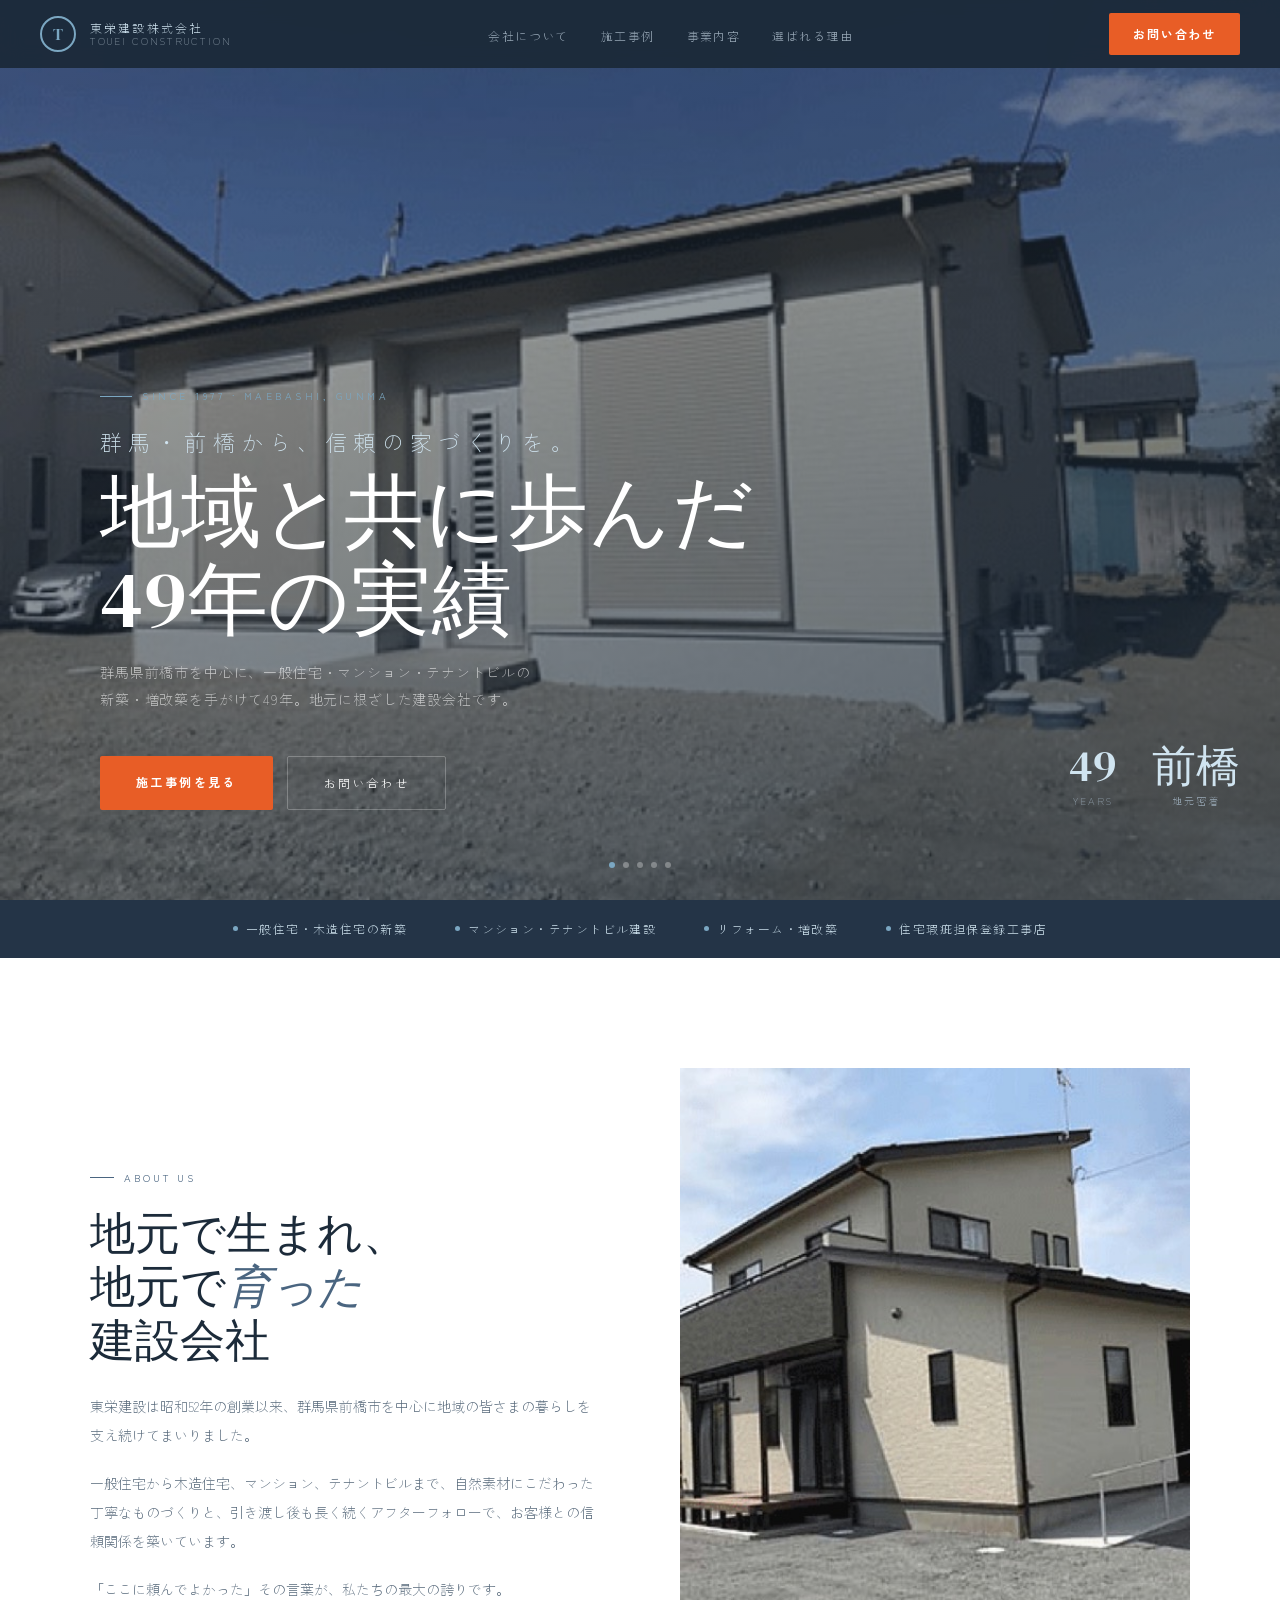
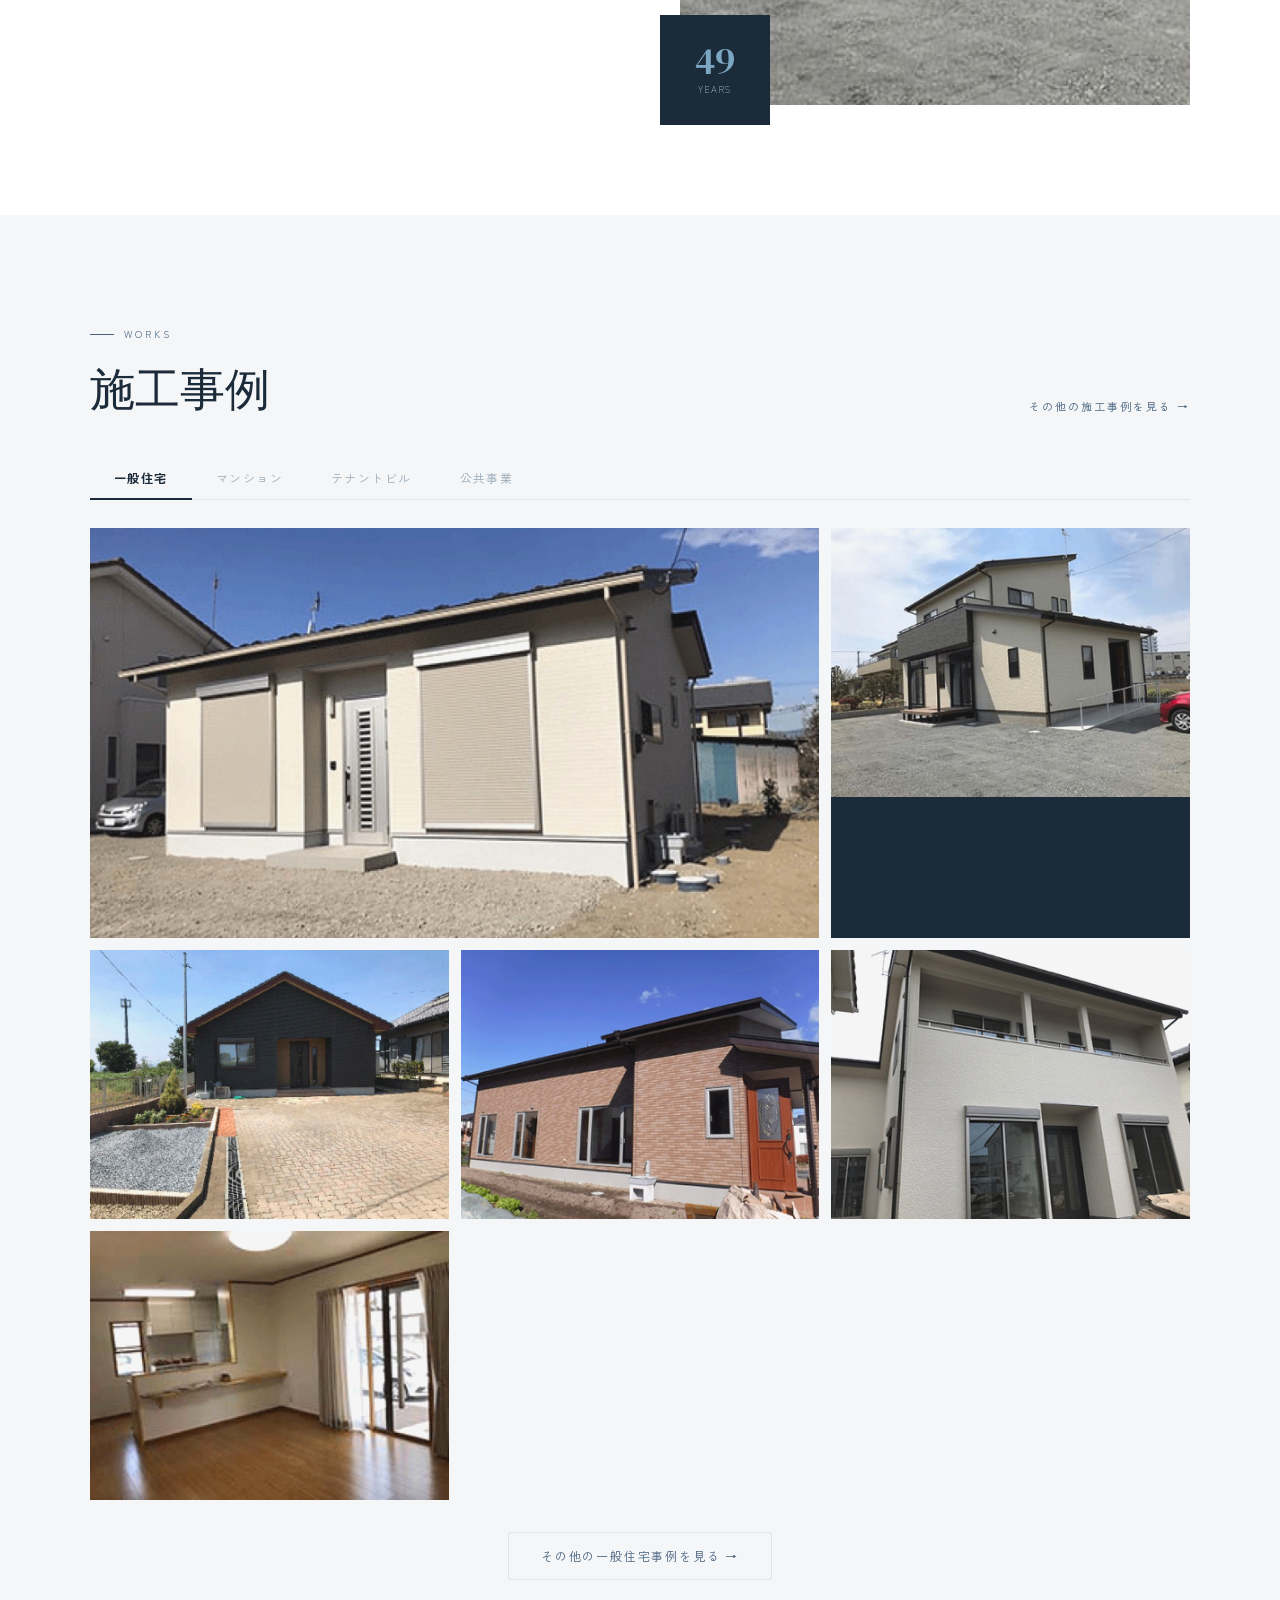
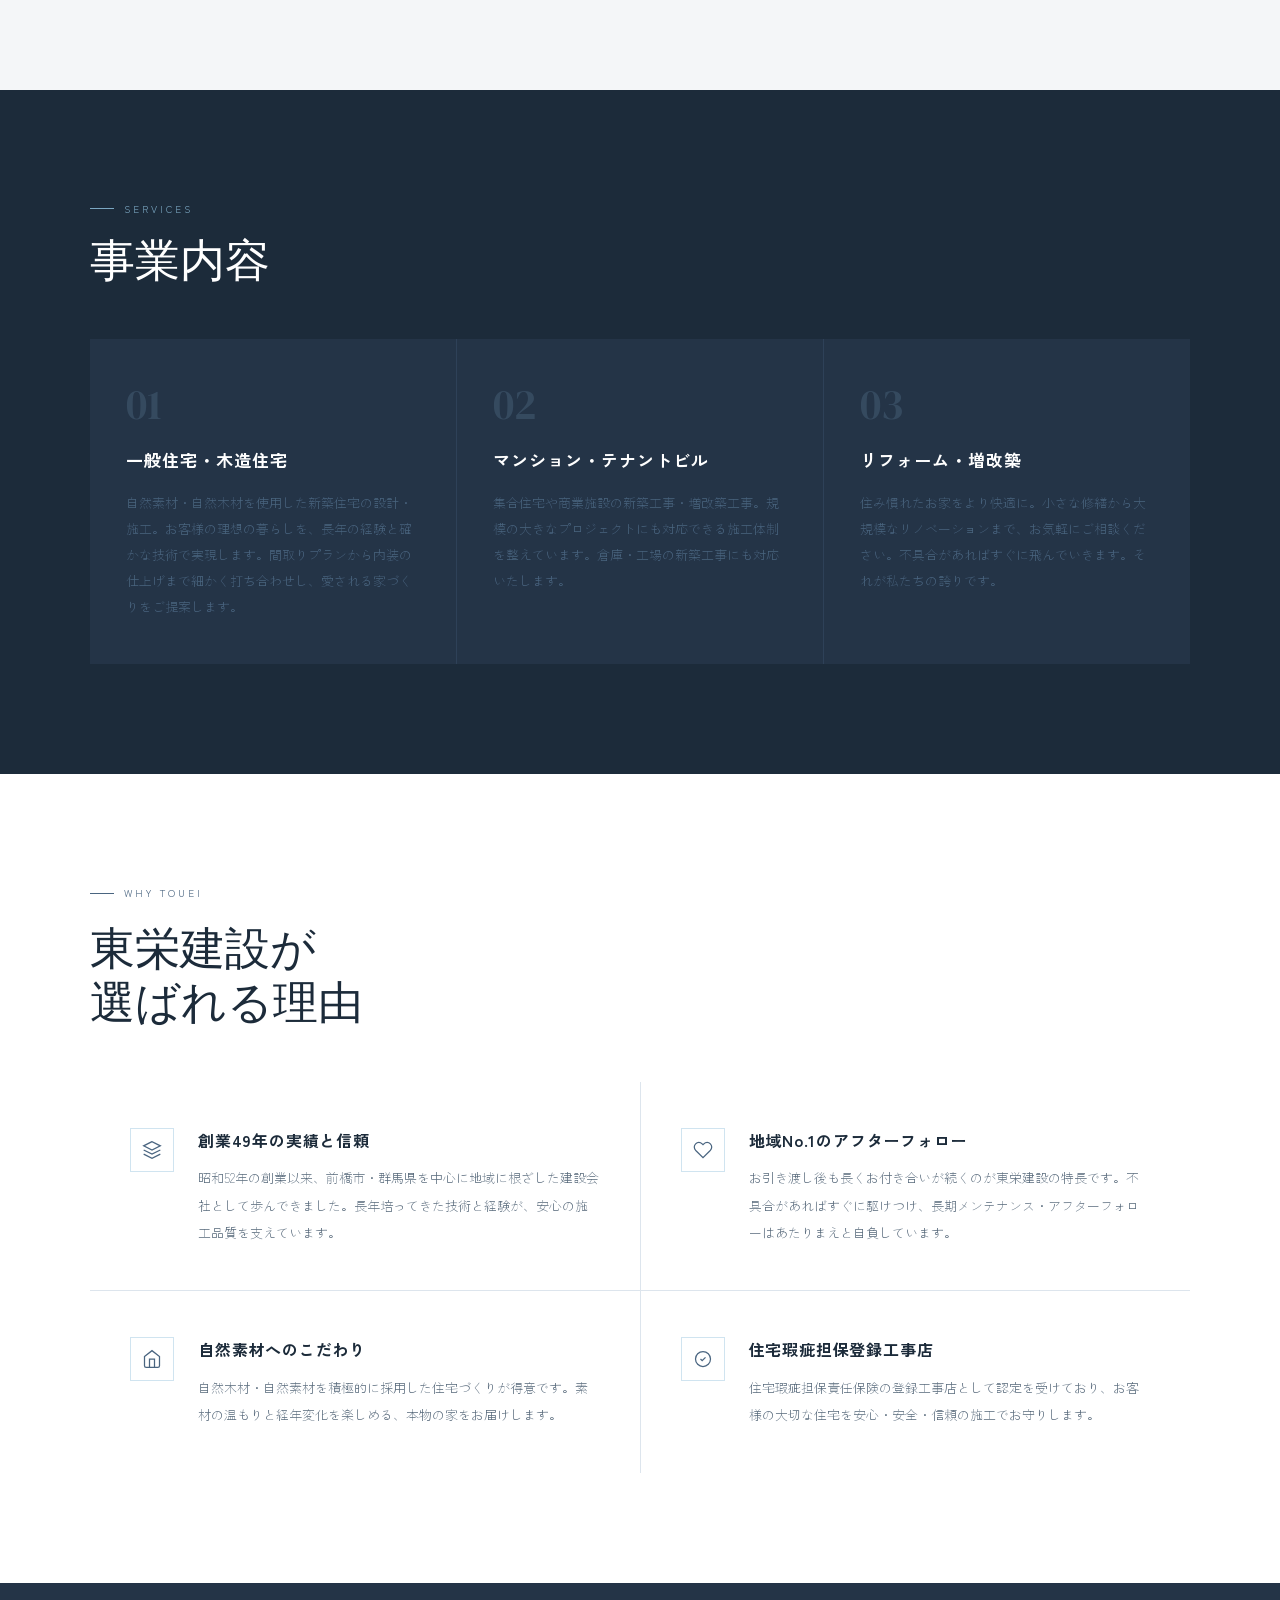
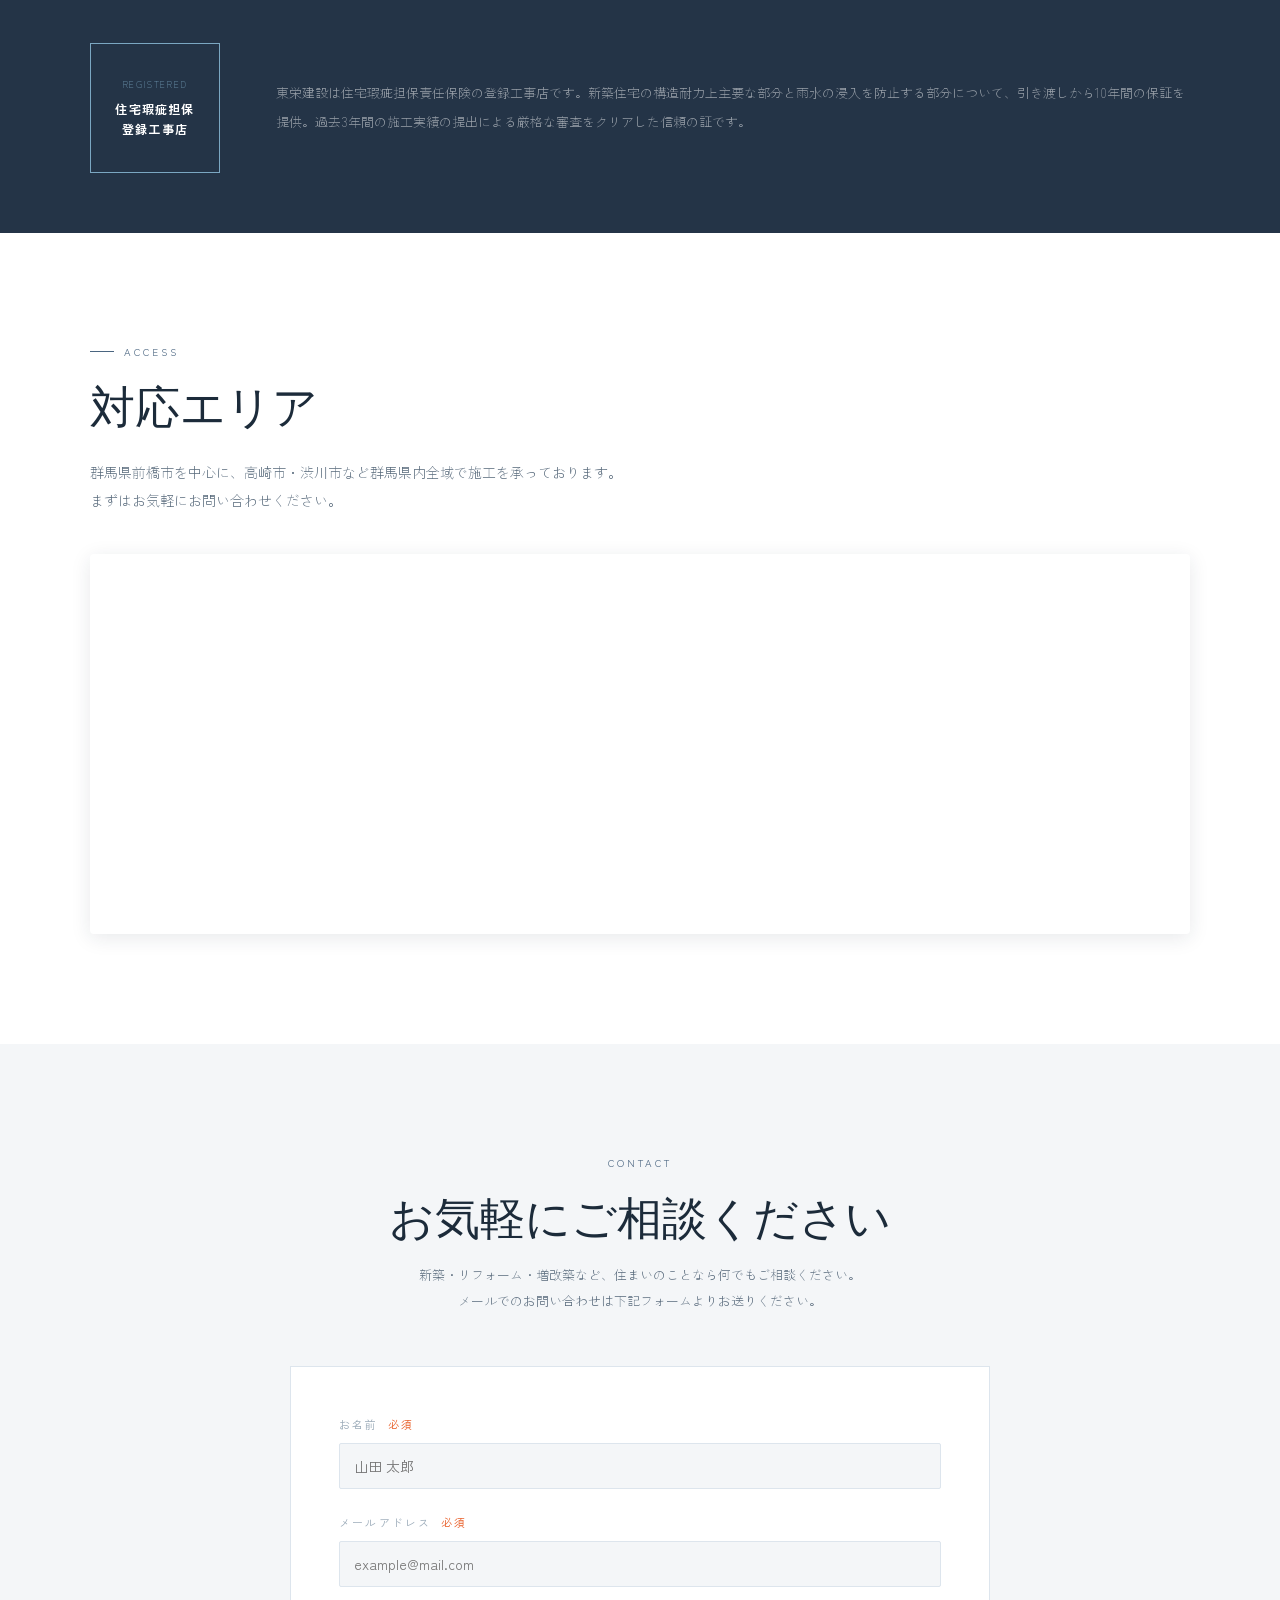
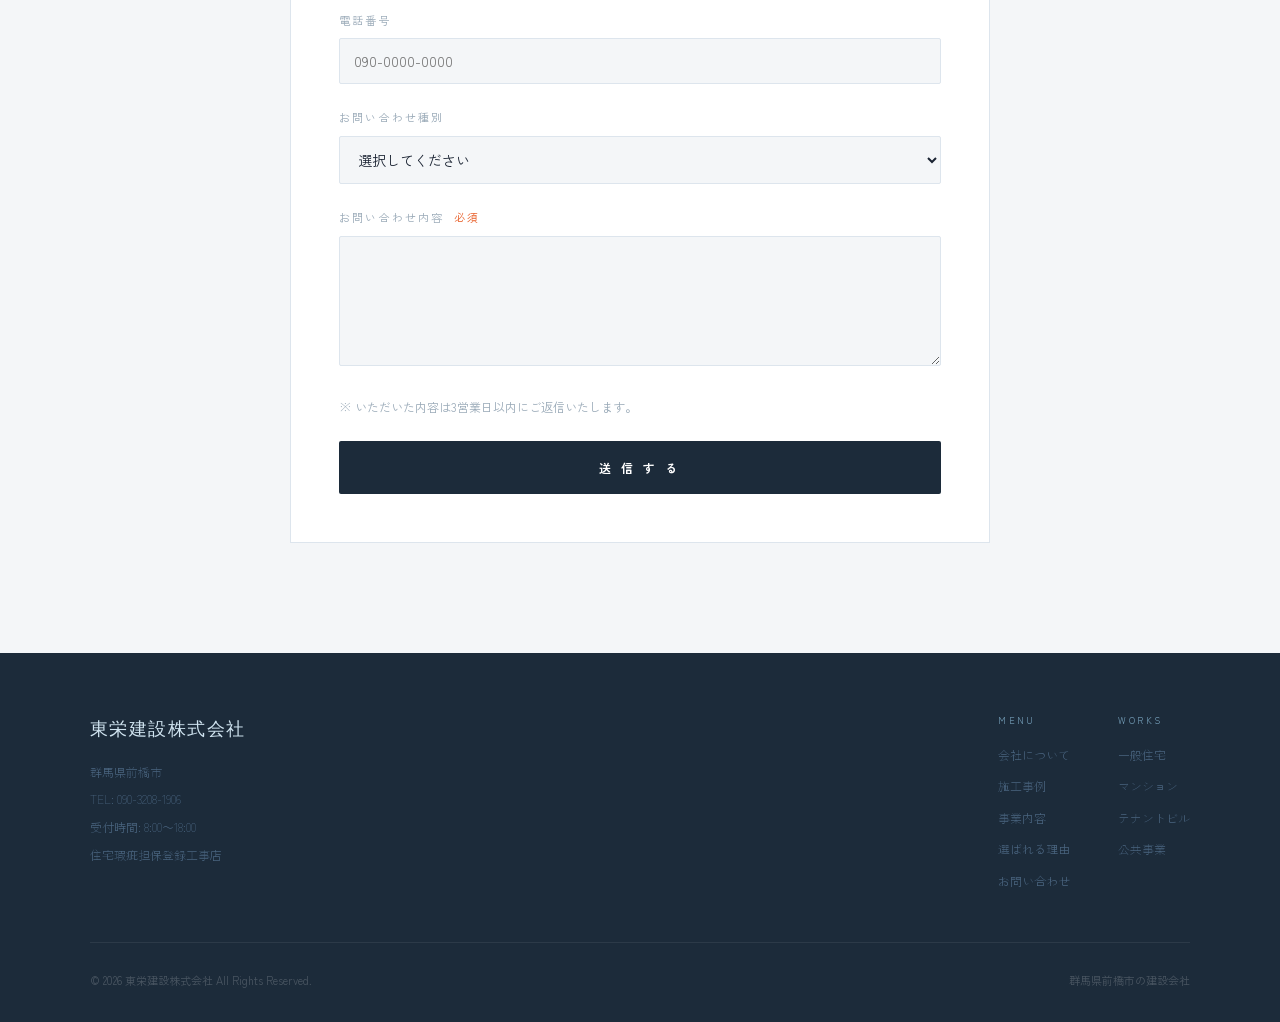
<file: index.html>
<!DOCTYPE html>
<html lang="ja">
<head>
  <meta charset="UTF-8">
  <meta name="viewport" content="width=device-width, initial-scale=1.0">
  <title>東栄建設株式会社 | 群馬県前橋市の建設会社</title>

  <!-- SEO：Google検索結果に表示される説明文 -->
  <meta name="description" content="群馬県前橋市を拠点に創業49年。一般住宅・マンション・テナントビルの新築・増改築・リフォームなら東栄建設株式会社へ。住宅瑕疵担保登録工事店として安心・丁寧な施工をご提供します。">

  <!-- OGP：SNS（LINE・X等）でシェアされたときに表示される情報 -->
  <meta property="og:title"       content="東栄建設株式会社 | 群馬県前橋市の建設会社">
  <meta property="og:description" content="創業49年。群馬県前橋市を拠点に一般住宅・マンション・リフォームを手がける建設会社です。">
  <meta property="og:type"        content="website">
  <meta property="og:url"         content="https://yznok7714-ux.github.io/touei/">
  <meta property="og:image"       content="https://yznok7714-ux.github.io/touei/images/ite-new-1.jpg">
  <meta property="og:locale"      content="ja_JP">

  <!-- Google Fonts（日本語・英語フォント） -->
  <link href="https://fonts.googleapis.com/css2?family=Noto+Sans+JP:wght@300;400;500;700&family=DM+Serif+Display:ital@0;1&family=Zen+Kaku+Gothic+New:wght@300;400;700&display=swap" rel="stylesheet">

  <!-- CSSファイルの読み込み（全ページ共通 → ページ固有の順番で読む） -->
  <link rel="stylesheet" href="css/style.css">
  <link rel="stylesheet" href="css/index.css">
</head>

<body>
<div class="page-wrapper">

  <!-- =============================================
       ナビゲーション（固定ヘッダー）
  ============================================= -->
  <nav>
    <!-- ロゴ -->
    <div class="nav-left">
      <div class="nav-logo-mark">T</div>
      <div class="nav-logo-text">
        <span>東栄建設株式会社</span>
        <span>TOUEI CONSTRUCTION</span>
      </div>
    </div>

    <!-- PCナビリンク -->
    <ul class="nav-links">
      <li><a href="#about">会社について</a></li>
      <li><a href="#works">施工事例</a></li>
      <li><a href="#services">事業内容</a></li>
      <li><a href="#strengths">選ばれる理由</a></li>
    </ul>

    <!-- お問い合わせボタン（PC） -->
    <a href="#contact" class="nav-cta">お問い合わせ</a>

    <!-- ハンバーガーボタン（スマホのみ表示） -->
    <button class="hamburger" onclick="toggleMenu()">
      <span></span>
      <span></span>
      <span></span>
    </button>
  </nav>

  <!-- スマホ用全画面メニュー -->
  <div class="mobile-menu" id="mobileMenu">
    <button class="m-close" onclick="toggleMenu()">✕</button>
    <a href="#about"     onclick="toggleMenu()">会社について</a>
    <a href="#works"     onclick="toggleMenu()">施工事例</a>
    <a href="#services"  onclick="toggleMenu()">事業内容</a>
    <a href="#strengths" onclick="toggleMenu()">選ばれる理由</a>
    <a href="#contact"   onclick="toggleMenu()" class="m-cta">お問い合わせ</a>
  </div>


  <!-- =============================================
       ヒーロー（トップのスライドショー）
  ============================================= -->
  <section class="hero">

    <!-- スライド画像（background-imageで指定） -->
    <div class="hero-slides" id="heroSlides">
      <div class="hero-slide active" style="background-image: url('images/ite-new-1.jpg');"></div>
      <div class="hero-slide"        style="background-image: url('images/T-1.jpg');"></div>
      <div class="hero-slide"        style="background-image: url('images/katsuyama-1.jpg');"></div>
      <div class="hero-slide"        style="background-image: url('images/reiwa2.8-1.jpg');"></div>
      <div class="hero-slide"        style="background-image: url('images/m11-01.jpg');"></div>
    </div>

    <!-- キャッチコピー・ボタン -->
    <div class="hero-content">
      <div class="hero-tag">SINCE 1977 · MAEBASHI, GUNMA</div>
      <h1>
        <em>群馬・前橋から、信頼の家づくりを。</em>
        地域と共に歩んだ<br>49年の実績
      </h1>
      <p class="hero-desc">
        群馬県前橋市を中心に、一般住宅・マンション・テナントビルの<br>
        新築・増改築を手がけて49年。地元に根ざした建設会社です。
      </p>
      <div class="hero-btns">
        <a href="#works"   class="btn-main">施工事例を見る</a>
        <a href="#contact" class="btn-sub">お問い合わせ</a>
      </div>
    </div>

    <!-- 右下の数字 -->
    <div class="hero-nums">
      <div class="hero-num">
        <div class="hero-num-val">49</div>
        <div class="hero-num-label">YEARS</div>
      </div>
      <div class="hero-num">
        <div class="hero-num-val">前橋</div>
        <div class="hero-num-label">地元密着</div>
      </div>
    </div>

    <!-- スライドインジケーター（ドット） -->
    <!-- goSlide(番号) でスライドを切り替える（hero.jsで定義） -->
    <div class="slide-dots" id="slideDots">
      <div class="dot active" onclick="goSlide(0)"></div>
      <div class="dot"        onclick="goSlide(1)"></div>
      <div class="dot"        onclick="goSlide(2)"></div>
      <div class="dot"        onclick="goSlide(3)"></div>
      <div class="dot"        onclick="goSlide(4)"></div>
    </div>

  </section>


  <!-- =============================================
       サービス紹介ストリップ（ヒーロー直下の帯）
  ============================================= -->
  <div class="strip">
    <div class="strip-item"><div class="strip-dot"></div>一般住宅・木造住宅の新築</div>
    <div class="strip-item"><div class="strip-dot"></div>マンション・テナントビル建設</div>
    <div class="strip-item"><div class="strip-dot"></div>リフォーム・増改築</div>
    <div class="strip-item"><div class="strip-dot"></div>住宅瑕疵担保登録工事店</div>
  </div>


  <!-- =============================================
       会社について（About）
  ============================================= -->
  <section class="about" id="about">
    <div class="about-inner">

      <!-- テキスト -->
      <div class="reveal">
        <div class="sec-tag">ABOUT US</div>
        <h2 class="sec-title">地元で生まれ、<br>地元で<em>育った</em><br>建設会社</h2>
        <div class="about-text">
          <p>東栄建設は昭和52年の創業以来、群馬県前橋市を中心に地域の皆さまの暮らしを支え続けてまいりました。</p>
          <p>一般住宅から木造住宅、マンション、テナントビルまで、自然素材にこだわった丁寧なものづくりと、引き渡し後も長く続くアフターフォローで、お客様との信頼関係を築いています。</p>
          <p>「ここに頼んでよかった」その言葉が、私たちの最大の誇りです。</p>
        </div>
      </div>

      <!-- 画像 -->
      <div class="about-visual reveal reveal-delay-2">
        <img src="images/T-1.jpg" alt="東栄建設の施工事例" class="about-img-main">
        <div class="about-badge">
          <div class="about-badge-num">49</div>
          <div class="about-badge-label">YEARS</div>
        </div>
      </div>

    </div>
  </section>


  <!-- =============================================
       施工事例（Works）
  ============================================= -->
  <section class="works" id="works">
    <div class="works-inner">

      <!-- ヘッダー -->
      <div class="works-head reveal">
        <div>
          <div class="sec-tag">WORKS</div>
          <h2 class="sec-title" style="margin-bottom: 0;">施工事例</h2>
        </div>
        <a href="touei_works.html" target="_blank" class="works-more">その他の施工事例を見る →</a>
      </div>

      <!-- タブナビゲーション -->
      <!-- switchTab('タブID', this) でタブを切り替える（works.jsで定義） -->
      <div class="tab-nav reveal">
        <button class="tab-btn active" onclick="switchTab('juutaku', this)">一般住宅</button>
        <button class="tab-btn"        onclick="switchTab('mansion', this)">マンション</button>
        <button class="tab-btn"        onclick="switchTab('tenant', this)">テナントビル</button>
        <button class="tab-btn"        onclick="switchTab('koukyou', this)">公共事業</button>
      </div>

      <!-- 一般住宅 -->
      <div class="tab-panel active" id="tab-juutaku">
        <div class="works-grid">
          <div class="work-card span2 reveal">
            <img src="images/ite-new-1.jpg" alt="一般住宅 前橋市 木造新築" loading="lazy">
            <div class="work-info">
              <div class="work-info-title">一般住宅 / 前橋市</div>
              <div class="work-info-sub">木造新築</div>
            </div>
          </div>
          <div class="work-card reveal reveal-delay-1">
            <img src="images/T-1.jpg" alt="木造住宅 前橋市 自然素材" loading="lazy">
            <div class="work-info">
              <div class="work-info-title">木造住宅 / 前橋市</div>
              <div class="work-info-sub">自然素材の家</div>
            </div>
          </div>
          <div class="work-card reveal reveal-delay-2">
            <img src="images/reiwa2.8-1.jpg" alt="一般住宅 令和2年完成 前橋市" loading="lazy">
            <div class="work-info">
              <div class="work-info-title">一般住宅 / 令和2年完成</div>
              <div class="work-info-sub">前橋市</div>
            </div>
          </div>
          <div class="work-card reveal">
            <img src="images/m11-01.jpg" alt="新築一戸建て 前橋市 木造2階建て" loading="lazy">
            <div class="work-info">
              <div class="work-info-title">新築一戸建て / 前橋市</div>
              <div class="work-info-sub">木造2階建て</div>
            </div>
          </div>
          <div class="work-card reveal reveal-delay-1">
            <img src="images/k.tei-riwa2.2-01.jpg" alt="一般住宅 令和2年2月完成 前橋市" loading="lazy">
            <div class="work-info">
              <div class="work-info-title">一般住宅 / 令和2年完成</div>
              <div class="work-info-sub">前橋市</div>
            </div>
          </div>
          <div class="work-card reveal reveal-delay-2">
            <img src="images/T-4.jpg" alt="木造住宅 前橋市 外観" loading="lazy">
            <div class="work-info">
              <div class="work-info-title">木造住宅 / 前橋市</div>
              <div class="work-info-sub">外観</div>
            </div>
          </div>
        </div>
        <div class="works-btn-center">
          <a href="touei_works.html#juutaku" target="_blank" class="btn-works-all">その他の一般住宅事例を見る →</a>
        </div>
      </div>

      <!-- マンション -->
      <div class="tab-panel" id="tab-mansion">
        <div class="works-grid">
          <div class="work-card span2 reveal">
            <img src="images/man-01.jpg" alt="MAEDAマンション 前橋市 集合住宅新築" loading="lazy">
            <div class="work-info">
              <div class="work-info-title">MAEDAマンション / 前橋市</div>
              <div class="work-info-sub">集合住宅 新築</div>
            </div>
          </div>
          <div class="work-card reveal reveal-delay-1">
            <img src="images/man-02.jpg" alt="マンション ステップ21 新築工事" loading="lazy">
            <div class="work-info">
              <div class="work-info-title">マンション ステップ21</div>
              <div class="work-info-sub">新築工事</div>
            </div>
          </div>
          <div class="work-card reveal reveal-delay-2">
            <img src="images/man-02s1.jpg" alt="マンション ステップ21 外観詳細" loading="lazy">
            <div class="work-info">
              <div class="work-info-title">マンション ステップ21</div>
              <div class="work-info-sub">外観詳細</div>
            </div>
          </div>
        </div>
      </div>

      <!-- テナントビル -->
      <div class="tab-panel" id="tab-tenant">
        <div class="works-grid">
          <div class="work-card span2 reveal">
            <img src="images/tena-01.jpg" alt="TATSUNOビル 群馬県 テナントビル新築" loading="lazy">
            <div class="work-info">
              <div class="work-info-title">TATSUNOビル / 群馬県</div>
              <div class="work-info-sub">テナントビル新築</div>
            </div>
          </div>
          <div class="work-card reveal reveal-delay-1">
            <img src="images/tena-s-01-1.jpg" alt="TATSUNOビル 外観 施工詳細" loading="lazy">
            <div class="work-info">
              <div class="work-info-title">TATSUNOビル / 外観</div>
              <div class="work-info-sub">施工詳細</div>
            </div>
          </div>
          <div class="work-card reveal reveal-delay-2">
            <img src="images/tena-s-01-2.jpg" alt="TATSUNOビル 外観 施工詳細2" loading="lazy">
            <div class="work-info">
              <div class="work-info-title">TATSUNOビル / 外観</div>
              <div class="work-info-sub">施工詳細</div>
            </div>
          </div>
        </div>
      </div>

      <!-- 公共事業 -->
      <div class="tab-panel" id="tab-koukyou">
        <div class="works-grid">
          <div class="work-card span2 reveal">
            <img src="images/katsuyama-1.jpg" alt="勝山小学校 バリアフリートイレ 令和7年完成" loading="lazy">
            <div class="work-info">
              <div class="work-info-title">勝山小学校 バリアフリートイレ</div>
              <div class="work-info-sub">令和7年完成</div>
            </div>
          </div>
          <div class="work-card reveal reveal-delay-1">
            <img src="images/iwagami-1.jpg" alt="岩神小学校 バリアフリートイレ 令和7年完成" loading="lazy">
            <div class="work-info">
              <div class="work-info-title">岩神小学校 バリアフリートイレ</div>
              <div class="work-info-sub">令和7年完成</div>
            </div>
          </div>
          <div class="work-card reveal reveal-delay-2">
            <img src="images/nishizenyata-1.jpg" alt="西善町矢田公園 トイレ 令和6年完成" loading="lazy">
            <div class="work-info">
              <div class="work-info-title">西善町矢田公園 トイレ</div>
              <div class="work-info-sub">令和6年完成</div>
            </div>
          </div>
          <div class="work-card reveal">
            <img src="images/ootonemidori-1.jpg" alt="利根川大利根緑地 トイレ 令和6年完成" loading="lazy">
            <div class="work-info">
              <div class="work-info-title">利根川大利根緑地 トイレ</div>
              <div class="work-info-sub">令和6年完成</div>
            </div>
          </div>
          <div class="work-card reveal reveal-delay-1">
            <img src="images/shikishima-1.jpg" alt="敷島緑地 トイレ 令和5年完成" loading="lazy">
            <div class="work-info">
              <div class="work-info-title">敷島緑地 トイレ</div>
              <div class="work-info-sub">令和5年完成</div>
            </div>
          </div>
          <div class="work-card reveal reveal-delay-2">
            <img src="images/shikishima-2.jpg" alt="敷島緑地 多目的トイレ 令和5年完成" loading="lazy">
            <div class="work-info">
              <div class="work-info-title">敷島緑地 多目的トイレ</div>
              <div class="work-info-sub">令和5年完成</div>
            </div>
          </div>
        </div>
        <div class="works-btn-center">
          <a href="touei_works.html#koukyou" target="_blank" class="btn-works-all">その他の公共事業実績を見る →</a>
        </div>
      </div>

    </div>
  </section>


  <!-- =============================================
       事業内容（Services）
  ============================================= -->
  <section class="services" id="services">
    <div class="services-inner">

      <div class="reveal">
        <div class="sec-tag">SERVICES</div>
        <h2 class="sec-title">事業内容</h2>
      </div>

      <div class="srv-grid">

        <div class="srv-card reveal">
          <div class="srv-num">01</div>
          <div class="srv-title">一般住宅・木造住宅</div>
          <div class="srv-desc">自然素材・自然木材を使用した新築住宅の設計・施工。お客様の理想の暮らしを、長年の経験と確かな技術で実現します。間取りプランから内装の仕上げまで細かく打ち合わせし、愛される家づくりをご提案します。</div>
        </div>

        <div class="srv-card reveal reveal-delay-1">
          <div class="srv-num">02</div>
          <div class="srv-title">マンション・テナントビル</div>
          <div class="srv-desc">集合住宅や商業施設の新築工事・増改築工事。規模の大きなプロジェクトにも対応できる施工体制を整えています。倉庫・工場の新築工事にも対応いたします。</div>
        </div>

        <div class="srv-card reveal reveal-delay-2">
          <div class="srv-num">03</div>
          <div class="srv-title">リフォーム・増改築</div>
          <div class="srv-desc">住み慣れたお家をより快適に。小さな修繕から大規模なリノベーションまで、お気軽にご相談ください。不具合があればすぐに飛んでいきます。それが私たちの誇りです。</div>
        </div>

      </div>
    </div>
  </section>


  <!-- =============================================
       選ばれる理由（Strengths）
  ============================================= -->
  <section class="strengths" id="strengths">
    <div class="strengths-inner">

      <div class="reveal">
        <div class="sec-tag">WHY TOUEI</div>
        <h2 class="sec-title">東栄建設が<br>選ばれる理由</h2>
      </div>

      <div class="str-grid">

        <div class="str-item reveal">
          <div class="str-icon">
            <!-- SVGアイコン（インライン） -->
            <svg viewBox="0 0 24 24"><path d="M12 2L2 7l10 5 10-5-10-5zM2 17l10 5 10-5M2 12l10 5 10-5"/></svg>
          </div>
          <div>
            <div class="str-title">創業49年の実績と信頼</div>
            <div class="str-desc">昭和52年の創業以来、前橋市・群馬県を中心に地域に根ざした建設会社として歩んできました。長年培ってきた技術と経験が、安心の施工品質を支えています。</div>
          </div>
        </div>

        <div class="str-item reveal reveal-delay-1">
          <div class="str-icon">
            <svg viewBox="0 0 24 24"><path d="M20.84 4.61a5.5 5.5 0 0 0-7.78 0L12 5.67l-1.06-1.06a5.5 5.5 0 0 0-7.78 7.78l1.06 1.06L12 21.23l7.78-7.78 1.06-1.06a5.5 5.5 0 0 0 0-7.78z"/></svg>
          </div>
          <div>
            <div class="str-title">地域No.1のアフターフォロー</div>
            <div class="str-desc">お引き渡し後も長くお付き合いが続くのが東栄建設の特長です。不具合があればすぐに駆けつけ、長期メンテナンス・アフターフォローはあたりまえと自負しています。</div>
          </div>
        </div>

        <div class="str-item reveal reveal-delay-2">
          <div class="str-icon">
            <svg viewBox="0 0 24 24"><path d="M3 9l9-7 9 7v11a2 2 0 0 1-2 2H5a2 2 0 0 1-2-2z"/><polyline points="9 22 9 12 15 12 15 22"/></svg>
          </div>
          <div>
            <div class="str-title">自然素材へのこだわり</div>
            <div class="str-desc">自然木材・自然素材を積極的に採用した住宅づくりが得意です。素材の温もりと経年変化を楽しめる、本物の家をお届けします。</div>
          </div>
        </div>

        <div class="str-item reveal reveal-delay-3">
          <div class="str-icon">
            <svg viewBox="0 0 24 24"><path d="M9 12l2 2 4-4m6 2a9 9 0 11-18 0 9 9 0 0118 0z"/></svg>
          </div>
          <div>
            <div class="str-title">住宅瑕疵担保登録工事店</div>
            <div class="str-desc">住宅瑕疵担保責任保険の登録工事店として認定を受けており、お客様の大切な住宅を安心・安全・信頼の施工でお守りします。</div>
          </div>
        </div>

      </div>
    </div>
  </section>


  <!-- =============================================
       保証セクション（Guarantee）
  ============================================= -->
  <section class="guarantee">
    <div class="guarantee-inner">
      <div class="g-badge reveal">
        <div class="g-badge-label">REGISTERED</div>
        <div class="g-badge-text">住宅瑕疵担保<br>登録工事店</div>
      </div>
      <div class="g-text reveal reveal-delay-1">
        東栄建設は住宅瑕疵担保責任保険の登録工事店です。新築住宅の構造耐力上主要な部分と雨水の浸入を防止する部分について、引き渡しから10年間の保証を提供。過去3年間の施工実績の提出による厳格な審査をクリアした信頼の証です。
      </div>
    </div>
  </section>


  <!-- =============================================
       アクセスマップ（Access）
  ============================================= -->
  <section class="access" id="access">
    <div class="access-inner">
      <div class="sec-tag reveal">ACCESS</div>
      <h2 class="sec-title reveal">対応エリア</h2>
      <p class="access-desc reveal">
        群馬県前橋市を中心に、高崎市・渋川市など群馬県内全域で施工を承っております。<br>
        まずはお気軽にお問い合わせください。
      </p>
      <!-- Googleマップ（前橋市中心・番地ピンなし） -->
      <div class="map-wrap reveal">
        <iframe
          src="https://www.google.com/maps/embed?pb=!1m18!1m12!1m3!1d51868.54498544839!2d139.04073!3d36.38973!2m3!1f0!2f0!3f0!3m2!1i1024!2i768!4f13.1!3m3!1m2!1s0x601ecd2e5e1b19a9%3A0xb1ee4e1baf964e02!2z5YmN5qmL5biC!5e0!3m2!1sja!2sjp!4v1714000000000"
          width="100%"
          height="380"
          style="border: 0; display: block;"
          allowfullscreen
          loading="lazy"
          referrerpolicy="no-referrer-when-downgrade">
        </iframe>
      </div>
    </div>
  </section>


  <!-- =============================================
       お問い合わせフォーム（Contact）
  ============================================= -->
  <section class="contact" id="contact">
    <div class="contact-inner">

      <div class="sec-tag reveal" style="justify-content: center;">CONTACT</div>
      <h2 class="sec-title reveal">お気軽にご相談ください</h2>
      <p class="contact-sub reveal">
        新築・リフォーム・増改築など、住まいのことなら何でもご相談ください。<br>
        メールでのお問い合わせは下記フォームよりお送りください。
      </p>

      <!-- Formspree を使ったお問い合わせフォーム -->
      <!-- action に Formspree のエンドポイントURLを指定 -->
      <form class="contact-form reveal" action="https://formspree.io/f/xzdywkoq" method="POST">

        <div class="form-row">
          <label class="form-label">お名前 <span>必須</span></label>
          <input type="text" name="お名前" class="form-input" placeholder="山田 太郎" required>
        </div>

        <div class="form-row">
          <label class="form-label">メールアドレス <span>必須</span></label>
          <input type="email" name="メールアドレス" class="form-input" placeholder="example@mail.com" required>
        </div>

        <div class="form-row">
          <label class="form-label">電話番号</label>
          <input type="tel" name="電話番号" class="form-input" placeholder="090-0000-0000">
        </div>

        <div class="form-row">
          <label class="form-label">お問い合わせ種別</label>
          <select name="お問い合わせ種別" class="form-select">
            <option value="">選択してください</option>
            <option>新築住宅について</option>
            <option>リフォーム・増改築について</option>
            <option>マンション・テナントビルについて</option>
            <option>アフターフォロー・修繕について</option>
            <option>その他</option>
          </select>
        </div>

        <div class="form-row">
          <label class="form-label">お問い合わせ内容 <span>必須</span></label>
          <textarea
            name="お問い合わせ内容"
            class="form-textarea"
            placeholder="ご質問やご要望をご記入ください。&#10;例）前橋市内で30坪ほどの木造住宅を検討しています。概算の費用を知りたいです。"
            required>
          </textarea>
        </div>

        <p class="form-note">※ いただいた内容は3営業日以内にご返信いたします。</p>

        <button type="submit" class="form-submit">送 信 す る</button>

      </form>
    </div>
  </section>


  <!-- =============================================
       フッター
  ============================================= -->
  <footer>
    <div class="footer-inner">

      <div class="footer-top">
        <!-- 会社情報 -->
        <div>
          <div class="footer-logo">東栄建設株式会社</div>
          <div class="footer-info">
            群馬県前橋市<br>
            TEL: 090-3208-1906<br>
            受付時間: 8:00〜18:00<br>
            住宅瑕疵担保登録工事店
          </div>
        </div>

        <!-- ナビゲーションリンク -->
        <div class="footer-nav-group">
          <div class="footer-nav-col">
            <div class="footer-nav-title">MENU</div>
            <a href="#about">会社について</a>
            <a href="#works">施工事例</a>
            <a href="#services">事業内容</a>
            <a href="#strengths">選ばれる理由</a>
            <a href="#contact">お問い合わせ</a>
          </div>
          <div class="footer-nav-col">
            <div class="footer-nav-title">WORKS</div>
            <a href="#works">一般住宅</a>
            <a href="#works">マンション</a>
            <a href="#works">テナントビル</a>
            <a href="#works">公共事業</a>
          </div>
        </div>
      </div>

      <div class="footer-bottom">
        <span>© 2026 東栄建設株式会社 All Rights Reserved.</span>
        <span>群馬県前橋市の建設会社</span>
      </div>

    </div>
  </footer>

</div><!-- /.page-wrapper -->


<!-- =============================================
     JavaScriptファイルの読み込み
     </body>の直前に書くのが慣例（HTMLが読み込まれてからJSを実行するため）
============================================= -->
<script src="js/main.js"></script>   <!-- ハンバーガーメニュー・スクロールアニメーション -->
<script src="js/hero.js"></script>   <!-- ヒーロースライドショー -->
<script src="js/works.js"></script>  <!-- タブ切り替え -->

</body>
</html>
</file>
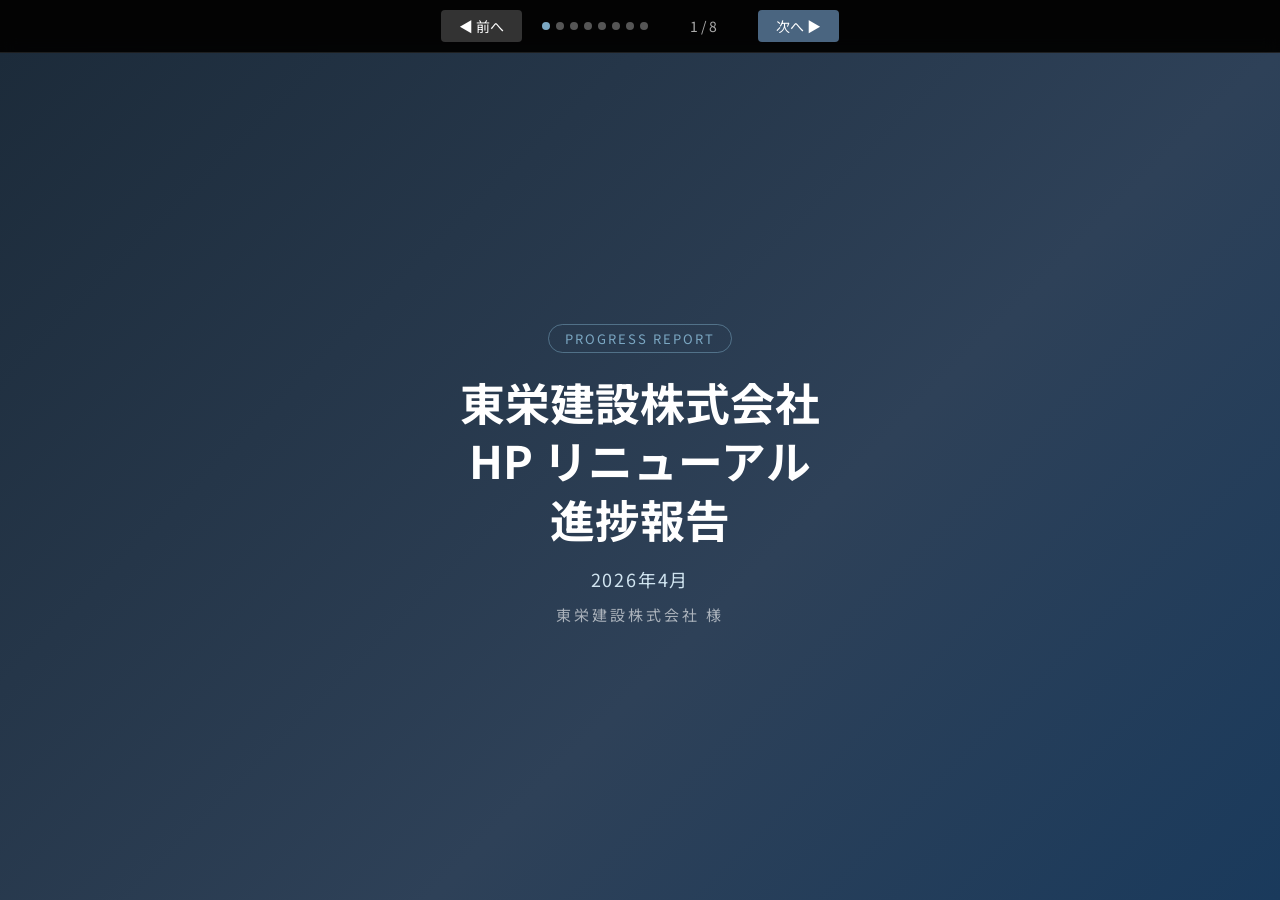
<file: slides.html>
<!DOCTYPE html>
<html lang="ja">
<head>
<meta charset="UTF-8">
<meta name="viewport" content="width=device-width, initial-scale=1.0">
<title>進捗報告 - 東栄建設株式会社 HP リニューアル</title>
<style>
  * { margin: 0; padding: 0; box-sizing: border-box; }

  :root {
    --navy: #1c2b3a;
    --navy-mid: #243447;
    --navy-light: #2e4158;
    --steel: #4a6580;
    --sky: #7ba7c2;
    --sky-light: #d0e4f0;
    --accent: #e85d26;
    --white: #ffffff;
    --off-white: #f4f6f8;
  }

  body {
    background: #1a1a1a;
    font-family: 'Noto Sans JP', 'Hiragino Sans', 'Yu Gothic', sans-serif;
    color: var(--white);
  }

  /* ---- Navigation ---- */
  #nav {
    position: fixed;
    top: 0; left: 0; right: 0;
    background: rgba(0,0,0,0.85);
    backdrop-filter: blur(8px);
    display: flex;
    align-items: center;
    justify-content: center;
    gap: 20px;
    padding: 10px 24px;
    z-index: 100;
    border-bottom: 1px solid rgba(255,255,255,0.1);
  }
  #nav button {
    background: var(--steel);
    color: white;
    border: none;
    padding: 6px 18px;
    border-radius: 4px;
    cursor: pointer;
    font-size: 14px;
    font-family: inherit;
    transition: background 0.2s;
  }
  #nav button:hover { background: var(--sky); }
  #nav button:disabled { background: #333; cursor: default; }
  #slide-counter {
    font-size: 14px;
    color: #aaa;
    min-width: 70px;
    text-align: center;
  }

  /* ---- Slide wrapper ---- */
  #slides-container {
    padding-top: 52px;
  }

  .slide {
    display: none;
    width: 100%;
    min-height: calc(100vh - 52px);
    aspect-ratio: 16 / 9;
    max-height: none;
    position: relative;
    overflow: hidden;
  }
  .slide.active { display: flex; }

  /* ---- Common slide layout ---- */
  .slide-inner {
    width: 100%;
    padding: 5% 7%;
    display: flex;
    flex-direction: column;
    justify-content: center;
  }

  .tag {
    font-size: clamp(10px, 1.2vw, 13px);
    letter-spacing: 0.15em;
    text-transform: uppercase;
    color: var(--sky);
    margin-bottom: 0.5em;
  }
  h1 { font-size: clamp(22px, 3.5vw, 48px); font-weight: 700; line-height: 1.3; }
  h2 { font-size: clamp(18px, 2.5vw, 36px); font-weight: 700; line-height: 1.3; }
  h3 { font-size: clamp(14px, 1.8vw, 24px); font-weight: 600; }
  p  { font-size: clamp(12px, 1.4vw, 18px); line-height: 1.7; }

  .divider {
    width: 50px; height: 3px;
    background: var(--sky);
    margin: 12px 0 20px;
  }

  /* ---- Slide 1: Cover ---- */
  .slide-cover {
    background: linear-gradient(135deg, var(--navy) 0%, var(--navy-light) 60%, #1a3a5c 100%);
    justify-content: center;
    align-items: center;
    text-align: center;
  }
  .slide-cover .cover-content { max-width: 700px; }
  .slide-cover .date { font-size: clamp(12px, 1.5vw, 18px); color: var(--sky-light); margin-top: 16px; letter-spacing: 0.1em; }
  .slide-cover .company-name { font-size: clamp(11px, 1.2vw, 15px); color: rgba(255,255,255,0.6); margin-top: 8px; letter-spacing: 0.2em; }
  .cover-badge {
    display: inline-block;
    border: 1px solid rgba(123,167,194,0.5);
    padding: 4px 16px;
    border-radius: 20px;
    font-size: clamp(10px, 1.1vw, 13px);
    color: var(--sky);
    margin-bottom: 20px;
    letter-spacing: 0.15em;
  }

  /* ---- Slide 2: Overview ---- */
  .slide-overview {
    background: var(--off-white);
    color: var(--navy);
    align-items: stretch;
  }
  .slide-overview h2 { color: var(--navy); }
  .slide-overview .tag { color: var(--steel); }
  .slide-overview .divider { background: var(--steel); }
  .grid-3 {
    display: grid;
    grid-template-columns: repeat(3, 1fr);
    gap: 20px;
    margin-top: 20px;
  }
  .card {
    background: white;
    border-radius: 8px;
    padding: 20px;
    box-shadow: 0 2px 12px rgba(28,43,58,0.08);
    border-top: 3px solid var(--sky);
  }
  .card .card-title {
    font-size: clamp(11px, 1.3vw, 16px);
    font-weight: 700;
    color: var(--navy);
    margin-bottom: 10px;
  }
  .card ul { list-style: none; }
  .card ul li {
    font-size: clamp(10px, 1.1vw, 14px);
    color: #444;
    padding: 3px 0;
    padding-left: 14px;
    position: relative;
    line-height: 1.5;
  }
  .card ul li::before { content: '▸'; position: absolute; left: 0; color: var(--sky); }

  /* ---- Slide 3: Before/After ---- */
  .slide-ba {
    background: var(--navy);
    align-items: stretch;
  }
  .ba-grid {
    display: grid;
    grid-template-columns: 1fr 1fr;
    gap: 16px;
    margin-top: 16px;
    flex: 1;
  }
  .ba-box {
    background: rgba(255,255,255,0.06);
    border-radius: 8px;
    padding: 20px;
  }
  .ba-box.before { border-top: 3px solid #888; }
  .ba-box.after  { border-top: 3px solid var(--sky); }
  .ba-label {
    font-size: clamp(11px, 1.3vw, 15px);
    font-weight: 700;
    letter-spacing: 0.1em;
    margin-bottom: 12px;
  }
  .ba-box.before .ba-label { color: #aaa; }
  .ba-box.after  .ba-label { color: var(--sky); }
  .ba-box ul { list-style: none; }
  .ba-box ul li {
    font-size: clamp(10px, 1.1vw, 14px);
    padding: 4px 0;
    padding-left: 16px;
    position: relative;
    color: rgba(255,255,255,0.8);
    line-height: 1.5;
  }
  .ba-box.before ul li::before { content: '✕'; position: absolute; left: 0; color: #888; font-size: 0.8em; }
  .ba-box.after  ul li::before { content: '✓'; position: absolute; left: 0; color: var(--sky); }

  /* ---- Slide 4: Inherited ---- */
  .slide-inherited {
    background: var(--navy-mid);
    align-items: stretch;
  }
  .icon-cards {
    display: grid;
    grid-template-columns: repeat(3, 1fr);
    gap: 16px;
    margin-top: 20px;
  }
  .icon-card {
    background: rgba(255,255,255,0.07);
    border-radius: 8px;
    padding: 20px 16px;
    text-align: center;
  }
  .icon-card .icon { font-size: clamp(24px, 3vw, 40px); margin-bottom: 10px; }
  .icon-card .ic-title {
    font-size: clamp(11px, 1.3vw, 15px);
    font-weight: 700;
    color: var(--sky-light);
    margin-bottom: 8px;
  }
  .icon-card p {
    font-size: clamp(10px, 1.05vw, 13px);
    color: rgba(255,255,255,0.7);
    line-height: 1.5;
  }

  /* ---- Slide 5: New Features ---- */
  .slide-new {
    background: var(--off-white);
    color: var(--navy);
    align-items: stretch;
  }
  .slide-new h2 { color: var(--navy); }
  .slide-new .tag { color: var(--steel); }
  .slide-new .divider { background: var(--accent); }
  .feature-list {
    display: grid;
    grid-template-columns: 1fr 1fr;
    gap: 12px;
    margin-top: 16px;
  }
  .feature-item {
    background: white;
    border-radius: 6px;
    padding: 14px 16px;
    display: flex;
    align-items: flex-start;
    gap: 12px;
    box-shadow: 0 1px 6px rgba(28,43,58,0.07);
  }
  .feature-item .feat-num {
    background: var(--navy);
    color: white;
    width: 24px;
    height: 24px;
    border-radius: 50%;
    display: flex;
    align-items: center;
    justify-content: center;
    font-size: clamp(9px, 1vw, 12px);
    font-weight: 700;
    flex-shrink: 0;
    margin-top: 1px;
  }
  .feature-item .feat-text {
    font-size: clamp(10px, 1.1vw, 14px);
    color: #333;
    line-height: 1.5;
  }
  .feature-item .feat-text strong { color: var(--navy); display: block; font-size: clamp(11px, 1.2vw, 15px); }

  /* ---- Slide 6: Page Structure ---- */
  .slide-structure {
    background: var(--navy);
    align-items: stretch;
  }
  .structure-table {
    width: 100%;
    margin-top: 16px;
    border-collapse: collapse;
  }
  .structure-table th {
    background: rgba(123,167,194,0.25);
    padding: 8px 16px;
    text-align: left;
    font-size: clamp(10px, 1.1vw, 14px);
    color: var(--sky-light);
    font-weight: 600;
  }
  .structure-table td {
    padding: 7px 16px;
    font-size: clamp(10px, 1.1vw, 13px);
    color: rgba(255,255,255,0.85);
    border-bottom: 1px solid rgba(255,255,255,0.06);
    line-height: 1.5;
  }
  .structure-table tr:hover td { background: rgba(255,255,255,0.04); }
  .badge {
    display: inline-block;
    background: rgba(123,167,194,0.2);
    color: var(--sky);
    font-size: clamp(9px, 0.9vw, 11px);
    padding: 1px 8px;
    border-radius: 10px;
    margin-left: 6px;
  }

  /* ---- Slide 7: Status ---- */
  .slide-status {
    background: var(--off-white);
    color: var(--navy);
    align-items: stretch;
  }
  .slide-status h2 { color: var(--navy); }
  .slide-status .tag { color: var(--steel); }
  .slide-status .divider { background: var(--steel); }
  .status-grid {
    display: grid;
    grid-template-columns: 1fr 1fr;
    gap: 16px;
    margin-top: 16px;
  }
  .status-box {
    background: white;
    border-radius: 8px;
    padding: 16px 20px;
    box-shadow: 0 1px 8px rgba(28,43,58,0.08);
  }
  .status-box .sb-title {
    font-size: clamp(11px, 1.2vw, 14px);
    font-weight: 700;
    margin-bottom: 10px;
    display: flex;
    align-items: center;
    gap: 6px;
  }
  .status-box ul { list-style: none; }
  .status-box ul li {
    font-size: clamp(10px, 1.05vw, 13px);
    padding: 3px 0;
    padding-left: 18px;
    position: relative;
    color: #444;
    line-height: 1.5;
  }
  .done li::before  { content: '✅'; position: absolute; left: 0; font-size: 0.85em; }
  .todo li::before  { content: '🔄'; position: absolute; left: 0; font-size: 0.85em; }
  .url-box {
    background: white;
    border-radius: 8px;
    padding: 12px 20px;
    margin-top: 12px;
    box-shadow: 0 1px 8px rgba(28,43,58,0.08);
    display: flex;
    align-items: center;
    gap: 12px;
  }
  .url-box .url-label { font-size: clamp(10px, 1.1vw, 13px); color: #666; white-space: nowrap; }
  .url-box .url-text  { font-size: clamp(10px, 1.1vw, 13px); color: var(--navy); font-weight: 600; word-break: break-all; }

  /* ---- Slide 8: Confirmation ---- */
  .slide-confirm {
    background: var(--navy);
    align-items: stretch;
  }
  .confirm-grid {
    display: grid;
    grid-template-columns: 1fr 1fr;
    gap: 14px;
    margin-top: 16px;
  }
  .confirm-item {
    background: rgba(255,255,255,0.07);
    border-radius: 8px;
    padding: 16px 18px;
    border-left: 4px solid var(--sky);
  }
  .confirm-item .ci-num {
    font-size: clamp(20px, 2.5vw, 32px);
    font-weight: 900;
    color: var(--sky);
    line-height: 1;
    margin-bottom: 6px;
  }
  .confirm-item .ci-title {
    font-size: clamp(11px, 1.3vw, 16px);
    font-weight: 700;
    color: white;
    margin-bottom: 6px;
  }
  .confirm-item p {
    font-size: clamp(10px, 1.05vw, 13px);
    color: rgba(255,255,255,0.7);
    line-height: 1.6;
  }
  .confirm-item .current {
    display: inline-block;
    background: rgba(123,167,194,0.2);
    color: var(--sky-light);
    font-size: clamp(9px, 1vw, 12px);
    padding: 2px 10px;
    border-radius: 4px;
    margin-top: 6px;
  }

  /* ---- Print ---- */
  @media print {
    #nav { display: none; }
    #slides-container { padding-top: 0; }
    .slide { display: flex !important; page-break-after: always; height: 100vh; }
  }

  /* ---- Slide number dots ---- */
  #dots {
    display: flex;
    gap: 6px;
    align-items: center;
  }
  .dot {
    width: 8px; height: 8px;
    border-radius: 50%;
    background: #555;
    cursor: pointer;
    transition: background 0.2s;
  }
  .dot.active { background: var(--sky); }
</style>
<link rel="preconnect" href="https://fonts.googleapis.com">
<link href="https://fonts.googleapis.com/css2?family=Noto+Sans+JP:wght@400;600;700&display=swap" rel="stylesheet">
</head>
<body>

<nav id="nav">
  <button id="btn-prev" onclick="changeSlide(-1)">◀ 前へ</button>
  <div id="dots"></div>
  <span id="slide-counter">1 / 8</span>
  <button id="btn-next" onclick="changeSlide(1)">次へ ▶</button>
</nav>

<div id="slides-container">

  <!-- Slide 1: Cover -->
  <section class="slide slide-cover active">
    <div class="cover-content">
      <div class="cover-badge">PROGRESS REPORT</div>
      <h1>東栄建設株式会社<br>HP リニューアル<br>進捗報告</h1>
      <p class="date">2026年4月</p>
      <p class="company-name">東栄建設株式会社 様</p>
    </div>
  </section>

  <!-- Slide 2: Overview -->
  <section class="slide slide-overview">
    <div class="slide-inner">
      <div class="tag">PROJECT OVERVIEW</div>
      <h2>プロジェクト概要</h2>
      <div class="divider"></div>
      <div class="grid-3">
        <div class="card">
          <div class="card-title">🎯 目的</div>
          <ul>
            <li>新規問い合わせの増加</li>
            <li>信頼感・実績の訴求</li>
            <li>施工事例の充実表示</li>
            <li>スマホ完全対応</li>
            <li>デザインの大幅刷新</li>
          </ul>
        </div>
        <div class="card">
          <div class="card-title">👥 ターゲット</div>
          <ul>
            <li>戸建て新築を検討中の<br>個人・ご家族</li>
            <li>リフォーム・増改築を<br>考えている方</li>
            <li>群馬県前橋市近辺の方</li>
          </ul>
        </div>
        <div class="card">
          <div class="card-title">✨ デザイン方針</div>
          <ul>
            <li>モダン・スタイリッシュ</li>
            <li>ネイビー × スカイブルー<br>× ホワイト</li>
            <li>スクロールアニメーション</li>
            <li>レスポンシブ対応</li>
          </ul>
        </div>
      </div>
    </div>
  </section>

  <!-- Slide 3: Before/After -->
  <section class="slide slide-ba">
    <div class="slide-inner">
      <div class="tag">BEFORE / AFTER</div>
      <h2>デザイン比較</h2>
      <div class="divider"></div>
      <div class="ba-grid">
        <div class="ba-box before">
          <div class="ba-label">BEFORE — 旧HP</div>
          <ul>
            <li>古いテーブルレイアウト</li>
            <li>スマホ非対応（PC専用）</li>
            <li>GIF画像中心で低解像度感</li>
            <li>ナビゲーションが分かりにくい</li>
            <li>施工事例がページ内に埋もれがち</li>
            <li>会社の強みが伝わりにくい構成</li>
            <li>フォームなし（電話のみ）</li>
          </ul>
        </div>
        <div class="ba-box after">
          <div class="ba-label">AFTER — 新HP</div>
          <ul>
            <li>ネイビー×ホワイトのモダンデザイン</li>
            <li>スマホ完全対応（レスポンシブ）</li>
            <li>ヒーロースライドショーで第一印象UP</li>
            <li>固定ヘッダー＋ハンバーガーメニュー</li>
            <li>タブ切替ギャラリー（4カテゴリ）</li>
            <li>「選ばれる理由」で強みを明示</li>
            <li>お問い合わせフォーム設置</li>
          </ul>
        </div>
      </div>
    </div>
  </section>

  <!-- Slide 4: Inherited -->
  <section class="slide slide-inherited">
    <div class="slide-inner">
      <div class="tag">INHERITED ASSETS</div>
      <h2>旧HPから引き継いだ要素</h2>
      <div class="divider"></div>
      <div class="icon-cards">
        <div class="icon-card">
          <div class="icon">📸</div>
          <div class="ic-title">施工事例写真 102枚</div>
          <p>既存HPに掲載されていた全施工写真をダウンロードし、GitHubに直接ホスティング。外部依存をなくし表示安定性を確保。</p>
        </div>
        <div class="icon-card">
          <div class="icon">🏠</div>
          <div class="ic-title">住宅瑕疵担保登録</div>
          <p>登録工事店としての信頼アピールを新HPでも継承。専用セクションとして目立つ形で掲載。</p>
        </div>
        <div class="icon-card">
          <div class="icon">📋</div>
          <div class="ic-title">会社基本情報</div>
          <p>住所・電話番号・創業年・受付時間など、問い合わせに必要な情報をフッターと問い合わせページに掲載。</p>
        </div>
      </div>
    </div>
  </section>

  <!-- Slide 5: New Features -->
  <section class="slide slide-new">
    <div class="slide-inner">
      <div class="tag">NEW FEATURES</div>
      <h2>新たに追加した機能・コンテンツ</h2>
      <div class="divider"></div>
      <div class="feature-list">
        <div class="feature-item">
          <div class="feat-num">1</div>
          <div class="feat-text"><strong>ヒーロースライドショー</strong>5枚・5秒自動切替。施工写真で第一印象を強化。</div>
        </div>
        <div class="feature-item">
          <div class="feat-num">2</div>
          <div class="feat-text"><strong>タブ切替ギャラリー</strong>一般住宅・マンション・テナント・公共事業の4カテゴリで整理。</div>
        </div>
        <div class="feature-item">
          <div class="feat-num">3</div>
          <div class="feat-text"><strong>選ばれる理由セクション</strong>創業49年・アフターフォロー・自然素材・瑕疵担保の4強みを視覚化。</div>
        </div>
        <div class="feature-item">
          <div class="feat-num">4</div>
          <div class="feat-text"><strong>お問い合わせフォーム</strong>名前・メール・電話・種別・メッセージ欄。メール設定後すぐ稼働可能。</div>
        </div>
        <div class="feature-item">
          <div class="feat-num">5</div>
          <div class="feat-text"><strong>固定ナビゲーション</strong>スクロール中も常に表示。スマホではハンバーガーメニューに切替。</div>
        </div>
        <div class="feature-item">
          <div class="feat-num">6</div>
          <div class="feat-text"><strong>スクロールアニメーション</strong>各セクションがなめらかにフェードイン。洗練された印象を演出。</div>
        </div>
      </div>
    </div>
  </section>

  <!-- Slide 6: Page Structure -->
  <section class="slide slide-structure">
    <div class="slide-inner">
      <div class="tag">PAGE STRUCTURE</div>
      <h2>ページ構成</h2>
      <div class="divider"></div>
      <table class="structure-table">
        <thead>
          <tr>
            <th>セクション</th>
            <th>内容</th>
            <th>備考</th>
          </tr>
        </thead>
        <tbody>
          <tr><td>ヒーロー</td><td>スライドショー（5枚・5秒切替）＋キャッチコピー</td><td><span class="badge">トップ</span></td></tr>
          <tr><td>会社について</td><td>会社紹介文 ＋ 施工写真 ＋ 創業49年バッジ</td><td></td></tr>
          <tr><td>施工事例</td><td>タブ切替ギャラリー（4カテゴリ）</td><td><span class="badge">別ページあり</span></td></tr>
          <tr><td>事業内容</td><td>住宅 / マンション・テナント / リフォーム</td><td></td></tr>
          <tr><td>選ばれる理由</td><td>創業49年・アフターフォロー・自然素材・瑕疵担保</td><td></td></tr>
          <tr><td>瑕疵担保保証</td><td>登録工事店アピールストリップ</td><td></td></tr>
          <tr><td>お問い合わせ</td><td>メールフォーム</td><td><span class="badge">メール設定待ち</span></td></tr>
          <tr><td>フッター</td><td>会社情報・ナビゲーションリンク</td><td></td></tr>
        </tbody>
      </table>
    </div>
  </section>

  <!-- Slide 7: Status -->
  <section class="slide slide-status">
    <div class="slide-inner">
      <div class="tag">CURRENT STATUS</div>
      <h2>現在の公開状況</h2>
      <div class="divider"></div>
      <div class="status-grid">
        <div class="status-box done">
          <div class="sb-title" style="color:#2e7d32">✅ 完了済み</div>
          <ul>
            <li>GitHub Pages 公開</li>
            <li>施工事例写真 102枚をローカル化・アップロード</li>
            <li>Safari / Chrome 表示対応（余白バグ修正）</li>
            <li>スマホレスポンシブ対応</li>
            <li>スクロールアニメーション実装</li>
            <li>施工事例一覧ページ（touei_works.html）</li>
          </ul>
        </div>
        <div class="status-box todo">
          <div class="sb-title" style="color:#e65100">🔄 今後対応予定</div>
          <ul>
            <li>お問い合わせフォームの送信機能実装<br>（メールアドレス確定後）</li>
            <li>追加・差替え写真の反映</li>
            <li>Googleマップ埋め込み</li>
            <li>プライバシーポリシーページ作成</li>
          </ul>
        </div>
      </div>
      <div class="url-box">
        <span class="url-label">公開URL</span>
        <span class="url-text">https://yznok7714-ux.github.io/touei/</span>
      </div>
    </div>
  </section>

  <!-- Slide 8: Confirmation -->
  <section class="slide slide-confirm">
    <div class="slide-inner">
      <div class="tag">CLIENT CONFIRMATION</div>
      <h2>クライアント様にご確認いただきたいこと</h2>
      <div class="divider"></div>
      <div class="confirm-grid">
        <div class="confirm-item">
          <div class="ci-num">①</div>
          <div class="ci-title">住所の表記</div>
          <p>フッター・お問い合わせページに掲載する住所を最終確認ください。</p>
          <span class="current">現在：〒371-0115 群馬県前橋市鼻毛石町481-3</span>
        </div>
        <div class="confirm-item">
          <div class="ci-num">②</div>
          <div class="ci-title">お問い合わせメールアドレス</div>
          <p>フォームから送信されたメッセージを受け取るメールアドレスを教えてください。設定後すぐに動作するフォームに切り替えます。</p>
        </div>
        <div class="confirm-item">
          <div class="ci-num">③</div>
          <div class="ci-title">追加・変更したい画像</div>
          <p>新しく掲載したい施工写真や、差し替えたい画像があればお知らせください。随時対応いたします。</p>
        </div>
        <div class="confirm-item">
          <div class="ci-num">④</div>
          <div class="ci-title">デザイン・構成の最終確認</div>
          <p>全体のデザイン・ページ構成・文言について、大枠でご確認をお願いします。細かい修正は随時対応可能です。</p>
        </div>
      </div>
    </div>
  </section>

</div><!-- /slides-container -->

<script>
  let current = 0;
  const slides = document.querySelectorAll('.slide');
  const total = slides.length;
  const counter = document.getElementById('slide-counter');
  const dotsContainer = document.getElementById('dots');
  const btnPrev = document.getElementById('btn-prev');
  const btnNext = document.getElementById('btn-next');

  // Build dots
  slides.forEach((_, i) => {
    const d = document.createElement('div');
    d.className = 'dot' + (i === 0 ? ' active' : '');
    d.onclick = () => goTo(i);
    dotsContainer.appendChild(d);
  });

  function goTo(n) {
    slides[current].classList.remove('active');
    dotsContainer.children[current].classList.remove('active');
    current = n;
    slides[current].classList.add('active');
    dotsContainer.children[current].classList.add('active');
    counter.textContent = (current + 1) + ' / ' + total;
    btnPrev.disabled = current === 0;
    btnNext.disabled = current === total - 1;
    window.scrollTo(0, 0);
  }

  function changeSlide(dir) {
    const next = current + dir;
    if (next >= 0 && next < total) goTo(next);
  }

  document.addEventListener('keydown', e => {
    if (e.key === 'ArrowRight' || e.key === 'ArrowDown') changeSlide(1);
    if (e.key === 'ArrowLeft'  || e.key === 'ArrowUp')   changeSlide(-1);
  });

  // Init
  goTo(0);
</script>
</body>
</html>
</file>
<file: css/style.css>
/*
==============================================
  style.css — 全ページ共通スタイル
  東栄建設株式会社

  このファイルには「全ページで使うスタイル」だけを書く。
  ページ固有のスタイルは index.css / works.css に書く。

  目次:
    1. カラー変数（色の定義）
    2. リセット・基本設定
    3. ナビゲーション（PC・スマホ共通）
    4. フッター
    5. スクロールアニメーション
    6. レスポンシブ（スマホ対応）
==============================================
*/


/* =============================================
   1. カラー変数
   CSS変数（--変数名）を使うと、色を一箇所で管理できる。
   色を変えたいときはここだけ変えればOK。
============================================= */
:root {
  /* ブルー系 */
  --navy:       #1c2b3a;   /* 濃紺（メインカラー） */
  --navy-mid:   #243447;   /* 中間の濃紺 */
  --navy-light: #2e4158;   /* やや明るい濃紺 */
  --steel:      #4a6580;   /* スチールブルー */
  --sky:        #7ba7c2;   /* スカイブルー（アクセント） */
  --sky-light:  #d0e4f0;   /* 薄いスカイブルー */

  /* ホワイト・グレー系 */
  --off-white:  #f4f6f8;   /* 薄いグレー背景 */
  --warm-white: #fafafa;   /* ほぼ白の背景 */
  --white:      #ffffff;   /* 純白 */

  /* テキスト系 */
  --text:       #1a2332;   /* メインテキスト（濃紺寄り） */
  --text-sub:   #56687a;   /* サブテキスト（やや薄め） */
  --text-hint:  #9aaab8;   /* ヒント・プレースホルダー */

  /* ボーダー・アクセント */
  --border:     #dde5ed;   /* 境界線の色 */
  --accent:     #e85d26;   /* オレンジ（CTAボタンなど） */
}


/* =============================================
   2. リセット・基本設定
   ブラウザごとのデフォルトスタイルの違いをなくす。
============================================= */

/* すべての要素に適用 */
* {
  box-sizing: border-box; /* padding・borderをwidthに含める（レイアウト計算が楽になる） */
  margin: 0;
  padding: 0;
}

html {
  scroll-behavior: smooth; /* アンカーリンクのスクロールをなめらかにする */
}

body {
  font-family: 'Zen Kaku Gothic New', 'Noto Sans JP', sans-serif;
  background: var(--warm-white);
  color: var(--text);
  font-size: 15px;
  line-height: 1.8;
}

/* ページ全体を包むラッパー */
/* overflow:clip を使うことで横スクロールを防ぎつつ、
   IntersectionObserver（スクロールアニメーション）が正常に動く */
.page-wrapper {
  position: relative;
  width: 100%;
  max-width: 100vw;
  overflow: clip;
  overflow-clip-margin: 0;
}


/* =============================================
   3. ナビゲーション（固定ヘッダー）
============================================= */

nav {
  position: fixed;          /* 画面上部に固定 */
  top: 0;
  left: 0;
  right: 0;
  z-index: 100;             /* 他の要素より前面に表示 */
  height: 68px;
  background: rgba(28, 43, 58, 0.97);
  backdrop-filter: blur(10px); /* 背景をぼかすガラス効果 */
  display: flex;
  align-items: center;
  justify-content: space-between;
  padding: 0 40px;
}

/* ロゴ部分（左側） */
.nav-left {
  display: flex;
  align-items: center;
  gap: 14px;
}

/* ロゴの丸いマーク */
.nav-logo-mark {
  width: 36px;
  height: 36px;
  border: 2px solid var(--sky);
  border-radius: 50%;
  display: flex;
  align-items: center;
  justify-content: center;
  font-family: 'DM Serif Display', serif;
  font-size: 16px;
  color: var(--sky);
  letter-spacing: 0;
}

/* ロゴテキスト（会社名・英語名） */
.nav-logo-text {
  line-height: 1.2;
}
.nav-logo-text span:first-child {
  display: block;
  font-size: 12px;
  letter-spacing: 0.18em;
  color: var(--sky-light);
  font-weight: 300;
}
.nav-logo-text span:last-child {
  display: block;
  font-size: 10px;
  letter-spacing: 0.2em;
  color: var(--text-hint);
  font-weight: 300;
}

/* PCナビリンク一覧 */
.nav-links {
  display: flex;
  gap: 32px;
  list-style: none;
}
.nav-links a {
  font-size: 12px;
  letter-spacing: 0.12em;
  color: var(--text-hint);
  text-decoration: none;
  transition: color 0.2s;
  font-weight: 300;
}
.nav-links a:hover {
  color: var(--sky-light);
}

/* お問い合わせボタン（右端） */
.nav-cta {
  background: var(--accent);
  color: var(--white);
  font-size: 12px;
  letter-spacing: 0.15em;
  padding: 10px 24px;
  text-decoration: none;
  font-weight: 700;
  transition: background 0.2s;
  border-radius: 2px;
}
.nav-cta:hover {
  background: #c44a1a;
}

/* ハンバーガーボタン（スマホのみ表示） */
.hamburger {
  display: none;           /* PCでは非表示 */
  flex-direction: column;
  gap: 5px;
  cursor: pointer;
  background: none;
  border: none;
  padding: 4px;
}
.hamburger span {
  width: 22px;
  height: 1.5px;
  background: var(--text-hint);
  display: block;
  transition: 0.3s;
}

/* スマホメニュー（全画面オーバーレイ） */
.mobile-menu {
  display: none;           /* 初期状態は非表示 */
  position: fixed;
  inset: 0;                /* top/left/right/bottom すべて0（画面全体） */
  background: var(--navy);
  z-index: 99;
  flex-direction: column;
  align-items: center;
  justify-content: center;
  gap: 32px;
}
/* .open クラスが付いたときだけ表示（JSで切り替える） */
.mobile-menu.open {
  display: flex;
}
.mobile-menu a {
  font-size: 18px;
  letter-spacing: 0.15em;
  color: var(--off-white);
  text-decoration: none;
  font-weight: 300;
}
.mobile-menu .m-cta {
  background: var(--accent);
  color: white;
  padding: 14px 40px;
  font-size: 14px;
  letter-spacing: 0.15em;
  font-weight: 700;
  border-radius: 2px;
}

/* 閉じるボタン（×） */
.m-close {
  position: absolute;
  top: 20px;
  right: 24px;
  background: none;
  border: none;
  color: var(--text-hint);
  font-size: 26px;
  cursor: pointer;
  line-height: 1;
}


/* =============================================
   4. フッター
============================================= */

footer {
  background: var(--navy);
  padding: 60px 40px 32px;
}

.footer-inner {
  max-width: 1100px;
  margin: 0 auto;
}

.footer-top {
  display: flex;
  justify-content: space-between;
  align-items: flex-start;
  padding-bottom: 40px;
  border-bottom: 1px solid rgba(255, 255, 255, 0.07);
  margin-bottom: 28px;
  gap: 40px;
  flex-wrap: wrap; /* 幅が狭いときは折り返す */
}

.footer-logo {
  font-family: 'DM Serif Display', serif;
  font-size: 18px;
  color: var(--sky-light);
  letter-spacing: 0.08em;
  margin-bottom: 12px;
}

.footer-info {
  font-size: 12px;
  color: var(--steel);
  line-height: 2.3;
  font-weight: 300;
}

.footer-nav-group {
  display: flex;
  gap: 48px;
}

.footer-nav-title {
  font-size: 9px;
  letter-spacing: 0.28em;
  color: var(--sky);
  margin-bottom: 14px;
  font-weight: 400;
}

.footer-nav-col a {
  display: block;
  font-size: 12px;
  color: var(--steel);
  text-decoration: none;
  margin-bottom: 10px;
  transition: color 0.2s;
  font-weight: 300;
}
.footer-nav-col a:hover {
  color: var(--sky-light);
}

.footer-bottom {
  display: flex;
  justify-content: space-between;
  align-items: center;
  font-size: 11px;
  color: rgba(255, 255, 255, 0.2);
  flex-wrap: wrap;
  gap: 8px;
}


/* =============================================
   5. スクロールアニメーション
   .reveal クラスが付いた要素は最初は透明。
   画面に入ったとき .visible クラスをJSで追加 → フェードインする。
============================================= */

/* アニメーションの初期状態（非表示・少し下にずれている） */
.reveal {
  opacity: 0;
  transform: translateY(20px);
  transition: opacity 0.7s ease, transform 0.7s ease;
}

/* JSで .visible が付いたとき → 表示される */
.reveal.visible {
  opacity: 1;
  transform: translateY(0);
}

/* 遅延バリエーション（複数要素を時間差で表示するとき） */
.reveal-delay-1 { transition-delay: 0.1s; }
.reveal-delay-2 { transition-delay: 0.2s; }
.reveal-delay-3 { transition-delay: 0.3s; }

/* フェードアップアニメーション（ヒーローで使用） */
@keyframes fadeUp {
  from {
    opacity: 0;
    transform: translateY(28px);
  }
  to {
    opacity: 1;
    transform: translateY(0);
  }
}


/* =============================================
   6. レスポンシブ対応（スマホ・タブレット）
   @media (max-width: ○○px) の中に
   「画面幅が○○px以下のとき」のスタイルを書く。
============================================= */

/* タブレット以下（960px以下） */
@media (max-width: 960px) {
  /* ナビ */
  nav {
    padding: 0 20px;
  }
  .nav-links,
  .nav-cta {
    display: none;           /* PCナビを非表示 */
  }
  .hamburger {
    display: flex;           /* ハンバーガーボタンを表示 */
  }

  /* フッター */
  footer {
    padding: 48px 20px 28px;
  }
  .footer-top {
    flex-direction: column;
  }
  .footer-nav-group {
    flex-direction: column;
    gap: 20px;
  }
}
</file>
<file: css/index.css>
/*
==============================================
  index.css — トップページ専用スタイル
  東栄建設株式会社

  このファイルには index.html だけで使うスタイルを書く。
  全ページ共通のスタイルは style.css に書く。

  目次:
    1. 共通パーツ（セクションタグ・タイトルなど）
    2. ヒーローセクション
    3. サービス紹介ストリップ
    4. 会社について（About）
    5. 施工事例（Works）
    6. 事業内容（Services）
    7. 選ばれる理由（Strengths）
    8. 保証セクション（Guarantee）
    9. アクセスマップ（Access）
   10. お問い合わせフォーム（Contact）
   11. レスポンシブ対応
==============================================
*/


/* =============================================
   1. 共通パーツ
   複数のセクションで使い回すスタイル
============================================= */

/* セクション上部の小さなラベル（例: "ABOUT US"） */
.sec-tag {
  display: flex;
  align-items: center;
  gap: 10px;
  font-size: 10px;
  letter-spacing: 0.3em;
  color: var(--steel);
  margin-bottom: 20px;
  text-transform: uppercase; /* 英字を大文字に変換 */
}
/* セクションタグの前に横線を表示 */
.sec-tag::before {
  content: '';
  width: 24px;
  height: 1px;
  background: var(--steel);
}

/* セクションタイトル（h2要素） */
.sec-title {
  font-family: 'DM Serif Display', serif;
  font-size: clamp(30px, 3.5vw, 48px); /* clamp(最小, 推奨, 最大) で可変サイズ */
  font-weight: 400;
  line-height: 1.2;
  color: var(--navy);
  margin-bottom: 24px;
}
/* タイトル内の斜体テキスト */
.sec-title em {
  font-style: italic;
  color: var(--steel);
}


/* =============================================
   2. ヒーローセクション
   トップの全画面スライドショー部分
============================================= */

.hero {
  min-height: 100vh;        /* 画面の高さいっぱいに表示 */
  background: var(--navy);
  display: flex;
  flex-direction: column;
  justify-content: flex-end;
  position: relative;
  overflow: hidden;
}

/* スライド画像のコンテナ */
.hero-slides {
  position: absolute;
  inset: 0; /* top/left/right/bottomすべて0 → 親要素を埋め尽くす */
}

/* 個々のスライド */
.hero-slide {
  position: absolute;
  inset: 0;
  opacity: 0;
  transition: opacity 1.2s ease; /* フェードイン/アウトのアニメーション */
  background-size: cover;
  background-position: center;
}
/* アクティブなスライドだけ表示 */
.hero-slide.active {
  opacity: 1;
}
/* 画像の上に暗いグラデーションオーバーレイ（テキストを読みやすくするため） */
.hero-slide::after {
  content: '';
  position: absolute;
  inset: 0;
  background: linear-gradient(160deg, rgba(28, 43, 58, 0.3) 0%, rgba(28, 43, 58, 0.75) 100%);
}

/* キャッチコピー・ボタンが入るエリア */
.hero-content {
  position: relative;
  z-index: 2;              /* スライド画像より前面に表示 */
  max-width: 1160px;
  margin: 0 auto;
  padding: 0 40px 90px;
  width: 100%;
  animation: fadeUp 1s ease both; /* ページ読み込み時のフェードアップ */
}

/* "SINCE 1977 · MAEBASHI, GUNMA" の小さなラベル */
.hero-tag {
  display: inline-flex;
  align-items: center;
  gap: 10px;
  font-size: 10px;
  letter-spacing: 0.35em;
  color: var(--sky);
  margin-bottom: 24px;
  font-weight: 400;
}
.hero-tag::before {
  content: '';
  width: 32px;
  height: 1px;
  background: var(--sky);
}

/* メインキャッチコピー（h1） */
.hero h1 {
  font-family: 'DM Serif Display', serif;
  font-size: clamp(40px, 6.5vw, 80px);
  font-weight: 400;
  color: var(--white);
  line-height: 1.1;
  letter-spacing: 0.01em;
  margin-bottom: 16px;
}
/* h1内の日本語サブキャッチ */
.hero h1 em {
  display: block;
  font-family: 'Zen Kaku Gothic New', sans-serif;
  font-style: normal;
  font-size: clamp(15px, 2vw, 22px);
  font-weight: 300;
  letter-spacing: 0.28em;
  color: var(--sky-light);
  margin-bottom: 14px;
}

/* ヒーローの説明文 */
.hero-desc {
  font-size: 14px;
  color: rgba(255, 255, 255, 0.65);
  letter-spacing: 0.06em;
  margin-bottom: 44px;
  font-weight: 300;
  max-width: 520px;
  line-height: 1.9;
}

/* ヒーローボタン群 */
.hero-btns {
  display: flex;
  gap: 14px;
  flex-wrap: wrap;
}

/* オレンジのメインボタン */
.btn-main {
  display: inline-block;
  background: var(--accent);
  color: var(--white);
  font-size: 12px;
  letter-spacing: 0.2em;
  padding: 15px 36px;
  text-decoration: none;
  font-weight: 700;
  border-radius: 2px;
  transition: background 0.2s;
}
.btn-main:hover {
  background: #c44a1a;
}

/* 透明のサブボタン */
.btn-sub {
  display: inline-block;
  border: 1px solid rgba(255, 255, 255, 0.25);
  color: var(--white);
  font-size: 12px;
  letter-spacing: 0.18em;
  padding: 15px 36px;
  text-decoration: none;
  font-weight: 300;
  border-radius: 2px;
  transition: all 0.2s;
}
.btn-sub:hover {
  border-color: var(--sky);
  background: rgba(123, 167, 194, 0.1);
}

/* 右下の数字（49 YEARS / 前橋） */
.hero-nums {
  position: absolute;
  right: 40px;
  bottom: 90px;
  z-index: 2;
  display: flex;
  gap: 36px;
  animation: fadeUp 1s 0.4s ease both; /* 0.4秒遅れてフェードアップ */
}
.hero-num {
  text-align: center;
}
.hero-num-val {
  font-family: 'DM Serif Display', serif;
  font-size: 44px;
  color: var(--sky-light);
  line-height: 1;
}
.hero-num-label {
  font-size: 10px;
  letter-spacing: 0.2em;
  color: var(--text-hint);
  margin-top: 4px;
  font-weight: 300;
}

/* スライドインジケーター（下部のドット） */
.slide-dots {
  position: absolute;
  bottom: 32px;
  left: 50%;
  transform: translateX(-50%);
  display: flex;
  gap: 8px;
  z-index: 3;
}
.dot {
  width: 6px;
  height: 6px;
  border-radius: 50%;
  background: rgba(255, 255, 255, 0.3);
  cursor: pointer;
  transition: background 0.3s;
}
/* アクティブなドット */
.dot.active {
  background: var(--sky);
}


/* =============================================
   3. サービス紹介ストリップ
   ヒーロー直下の横並びテキスト帯
============================================= */

.strip {
  background: var(--navy-mid);
  padding: 18px 40px;
  display: flex;
  justify-content: center;
  gap: 48px;
  flex-wrap: wrap;
}

.strip-item {
  display: flex;
  align-items: center;
  gap: 8px;
  font-size: 12px;
  letter-spacing: 0.12em;
  color: var(--sky-light);
  font-weight: 300;
}

/* ドット（・）アイコン */
.strip-dot {
  width: 5px;
  height: 5px;
  border-radius: 50%;
  background: var(--sky);
  flex-shrink: 0;
}


/* =============================================
   4. 会社について（About）
============================================= */

.about {
  background: var(--white);
  padding: 110px 40px;
}

/* 2カラムグリッド（テキスト左 / 画像右） */
.about-inner {
  max-width: 1100px;
  margin: 0 auto;
  display: grid;
  grid-template-columns: 1fr 1fr;
  gap: 80px;
  align-items: center;
}

/* 会社紹介テキスト */
.about-text {
  font-size: 14px;
  color: var(--text-sub);
  line-height: 2.1;
  font-weight: 300;
}
/* 段落間のスペース */
.about-text p + p {
  margin-top: 18px;
}

/* 画像エリア */
.about-visual {
  position: relative;
}
.about-img-main {
  width: 100%;
  aspect-ratio: 4 / 5;     /* 縦長の比率 */
  object-fit: cover;
  display: block;
}

/* 「49 YEARS」バッジ（画像の左下に重なる） */
.about-badge {
  position: absolute;
  bottom: -20px;
  left: -20px;
  background: var(--navy);
  width: 110px;
  height: 110px;
  display: flex;
  flex-direction: column;
  align-items: center;
  justify-content: center;
  gap: 2px;
}
.about-badge-num {
  font-family: 'DM Serif Display', serif;
  font-size: 38px;
  color: var(--sky);
  line-height: 1;
}
.about-badge-label {
  font-size: 9px;
  letter-spacing: 0.18em;
  color: var(--sky-light);
  font-weight: 300;
}


/* =============================================
   5. 施工事例（Works）
============================================= */

.works {
  background: var(--off-white);
  padding: 110px 40px;
}

.works-inner {
  max-width: 1100px;
  margin: 0 auto;
}

/* ヘッダー（タイトルと「すべて見る」リンク） */
.works-head {
  display: flex;
  justify-content: space-between;
  align-items: flex-end;
  margin-bottom: 40px;
}

.works-more {
  font-size: 11px;
  letter-spacing: 0.18em;
  color: var(--steel);
  text-decoration: none;
  display: flex;
  align-items: center;
  gap: 8px;
  transition: gap 0.2s;
}
.works-more:hover {
  gap: 14px;
  color: var(--navy);
}

/* タブナビゲーション（一般住宅 / マンション / テナント / 公共事業） */
.tab-nav {
  display: flex;
  gap: 0;
  margin-bottom: 28px;
  border-bottom: 1px solid var(--border);
}

.tab-btn {
  padding: 12px 24px;
  font-size: 12px;
  letter-spacing: 0.12em;
  color: var(--text-hint);
  cursor: pointer;
  background: none;
  border: none;
  border-bottom: 2px solid transparent;
  margin-bottom: -1px; /* border-bottomをborder-bottom of .tab-navと重ねる */
  font-family: 'Zen Kaku Gothic New', sans-serif;
  transition: all 0.2s;
}
/* アクティブなタブ */
.tab-btn.active {
  color: var(--navy);
  border-bottom-color: var(--navy);
  font-weight: 700;
}

/* タブのコンテンツパネル */
.tab-panel {
  display: none; /* 非表示（JSで切り替える） */
}
.tab-panel.active {
  display: block; /* アクティブなタブだけ表示 */
}

/* 施工事例グリッド（3カラム） */
.works-grid {
  display: grid;
  grid-template-columns: repeat(3, 1fr);
  gap: 12px;
}
.works-grid.two-col {
  grid-template-columns: repeat(2, 1fr);
}

/* 施工事例カード */
.work-card {
  position: relative;
  overflow: hidden;
  background: var(--navy);
  cursor: pointer;
}
.work-card img {
  width: 100%;
  aspect-ratio: 4 / 3;
  object-fit: cover;
  display: block;
  transition: transform 0.5s ease, opacity 0.3s;
  /* 低解像度画像の粗さを少し目立たなくするフィルター */
  filter: brightness(1.05) contrast(0.92) saturate(1.1);
}
.work-card:hover img {
  transform: scale(1.02);
  opacity: 0.88;
}

/* カードホバー時に表示するテキストオーバーレイ */
.work-info {
  position: absolute;
  bottom: 0;
  left: 0;
  right: 0;
  padding: 16px;
  background: linear-gradient(to top, rgba(28, 43, 58, 0.9) 0%, transparent 100%);
  transform: translateY(4px);
  opacity: 0;
  transition: all 0.3s;
}
.work-card:hover .work-info {
  opacity: 1;
  transform: translateY(0);
}
.work-info-title {
  font-size: 13px;
  color: var(--white);
  letter-spacing: 0.06em;
  font-weight: 500;
}
.work-info-sub {
  font-size: 11px;
  color: var(--sky-light);
  letter-spacing: 0.06em;
  margin-top: 2px;
  font-weight: 300;
}

/* 2カラム分の幅を占めるカード（大きいカード） */
.work-card.span2 {
  grid-column: span 2;
}
.work-card.span2 img {
  aspect-ratio: 16 / 9;
}

/* 「すべて見る」ボタン */
.btn-works-all {
  display: inline-block;
  border: 1px solid var(--border);
  color: var(--steel);
  font-size: 12px;
  letter-spacing: 0.15em;
  padding: 12px 32px;
  text-decoration: none;
  border-radius: 2px;
  transition: all 0.2s;
  margin-top: 8px;
}
.btn-works-all:hover {
  border-color: var(--navy);
  color: var(--navy);
  background: var(--off-white);
}

/* ボタンを中央揃えにするラッパー */
.works-btn-center {
  text-align: center;
  margin-top: 24px;
}


/* =============================================
   6. 事業内容（Services）
============================================= */

.services {
  background: var(--navy);
  padding: 110px 40px;
}

.services-inner {
  max-width: 1100px;
  margin: 0 auto;
}

/* このセクションではsec-tagをスカイブルーに変更 */
.services-inner .sec-tag {
  color: var(--sky);
  margin-bottom: 16px;
}
.services-inner .sec-tag::before {
  background: var(--sky);
}
.services-inner .sec-title {
  color: var(--white);
  margin-bottom: 52px;
}

/* 3カラムグリッド */
.srv-grid {
  display: grid;
  grid-template-columns: repeat(3, 1fr);
  gap: 1px;                 /* 細い区切り線として機能 */
  background: var(--navy-light); /* gapの色 */
}

/* カード */
.srv-card {
  background: var(--navy-mid);
  padding: 44px 36px;
  transition: background 0.2s;
  position: relative;
  overflow: hidden;
}
/* ホバー時に左から青いバーが伸びるエフェクト */
.srv-card::before {
  content: '';
  position: absolute;
  top: 0;
  left: 0;
  width: 3px;
  height: 100%;
  background: var(--sky);
  transform: scaleY(0);
  transform-origin: top;
  transition: transform 0.35s ease;
}
.srv-card:hover {
  background: #1e3249;
}
.srv-card:hover::before {
  transform: scaleY(1);
}

/* 大きなナンバー（01, 02, 03） */
.srv-num {
  font-family: 'DM Serif Display', serif;
  font-size: 42px;
  color: rgba(123, 167, 194, 0.2);
  line-height: 1;
  margin-bottom: 20px;
  transition: color 0.2s;
}
.srv-card:hover .srv-num {
  color: rgba(123, 167, 194, 0.4);
}

.srv-title {
  font-size: 17px;
  font-weight: 700;
  color: var(--white);
  letter-spacing: 0.06em;
  margin-bottom: 14px;
}

.srv-desc {
  font-size: 13px;
  color: var(--steel);
  line-height: 2;
  font-weight: 300;
}


/* =============================================
   7. 選ばれる理由（Strengths）
============================================= */

.strengths {
  background: var(--white);
  padding: 110px 40px;
}

.strengths-inner {
  max-width: 1100px;
  margin: 0 auto;
}

/* 2×2グリッド */
.str-grid {
  display: grid;
  grid-template-columns: repeat(2, 1fr);
  gap: 1px;
  margin-top: 52px;
  background: var(--border);
}

/* 各項目 */
.str-item {
  background: var(--white);
  padding: 44px 40px;
  display: flex;
  gap: 24px;
  align-items: flex-start;
  transition: background 0.2s;
}
.str-item:hover {
  background: var(--off-white);
}

/* アイコン（SVG） */
.str-icon {
  width: 44px;
  height: 44px;
  border: 1px solid var(--sky-light);
  display: flex;
  align-items: center;
  justify-content: center;
  flex-shrink: 0;
  margin-top: 2px;
}
.str-icon svg {
  width: 20px;
  height: 20px;
  stroke: var(--steel);
  fill: none;
  stroke-width: 1.5;
}

.str-title {
  font-size: 16px;
  font-weight: 700;
  letter-spacing: 0.05em;
  margin-bottom: 10px;
  color: var(--navy);
}

.str-desc {
  font-size: 13px;
  color: var(--text-sub);
  line-height: 2.1;
  font-weight: 300;
}


/* =============================================
   8. 保証セクション（Guarantee）
============================================= */

.guarantee {
  background: var(--navy-mid);
  padding: 60px 40px;
}

.guarantee-inner {
  max-width: 1100px;
  margin: 0 auto;
  display: flex;
  align-items: center;
  gap: 56px;
  flex-wrap: wrap;
}

/* 「住宅瑕疵担保登録工事店」バッジ */
.g-badge {
  width: 130px;
  height: 130px;
  border: 1px solid var(--sky);
  flex-shrink: 0;
  display: flex;
  flex-direction: column;
  align-items: center;
  justify-content: center;
  gap: 6px;
}
.g-badge-label {
  font-size: 9px;
  letter-spacing: 0.2em;
  color: var(--sky);
  font-weight: 300;
}
.g-badge-text {
  font-size: 12px;
  font-weight: 700;
  color: var(--white);
  letter-spacing: 0.1em;
  text-align: center;
  line-height: 1.6;
}

/* 説明テキスト */
.g-text {
  font-size: 13px;
  color: rgba(255, 255, 255, 0.55);
  line-height: 2.2;
  font-weight: 300;
  flex: 1;
}


/* =============================================
   9. アクセスマップ（Access）
============================================= */

.access {
  background: var(--white);
  padding: 110px 40px;
}

.access-inner {
  max-width: 1100px;
  margin: 0 auto;
}

.access-desc {
  font-size: 14px;
  color: var(--text-sub);
  line-height: 2;
  margin-bottom: 40px;
  font-weight: 300;
}

/* Googleマップの枠 */
.map-wrap {
  border-radius: 4px;
  overflow: hidden;
  box-shadow: 0 4px 20px rgba(28, 43, 58, 0.1);
}


/* =============================================
   10. お問い合わせフォーム（Contact）
============================================= */

.contact {
  background: var(--off-white);
  padding: 110px 40px;
}

.contact-inner {
  max-width: 700px;
  margin: 0 auto;
}

/* このセクションではsec-tagを中央揃えに */
.contact-inner .sec-tag {
  justify-content: center;
}
.contact-inner .sec-tag::before {
  display: none; /* 左の横線を非表示 */
}
.contact-inner .sec-title {
  text-align: center;
  margin-bottom: 16px;
}

/* セクションの説明文 */
.contact-sub {
  text-align: center;
  font-size: 13px;
  color: var(--text-sub);
  margin-bottom: 52px;
  line-height: 2;
  font-weight: 300;
}

/* フォーム全体の白い枠 */
.contact-form {
  background: var(--white);
  padding: 48px;
  border: 1px solid var(--border);
}

/* フォーム各行 */
.form-row {
  margin-bottom: 24px;
}

/* ラベル（「お名前」「メールアドレス」など） */
.form-label {
  display: block;
  font-size: 11px;
  letter-spacing: 0.2em;
  color: var(--text-hint);
  margin-bottom: 8px;
  font-weight: 400;
}
/* 「必須」の赤い文字 */
.form-label span {
  color: var(--accent);
  margin-left: 4px;
}

/* 入力欄・セレクト・テキストエリアの共通スタイル */
.form-input,
.form-select,
.form-textarea {
  width: 100%;
  background: var(--off-white);
  border: 1px solid var(--border);
  border-radius: 2px;
  padding: 12px 14px;
  font-size: 14px;
  font-family: 'Zen Kaku Gothic New', sans-serif;
  color: var(--text);
  outline: none;
  transition: border-color 0.2s;
}
/* フォーカス時（クリックしたとき）にボーダーを変色 */
.form-input:focus,
.form-select:focus,
.form-textarea:focus {
  border-color: var(--steel);
  background: var(--white);
}

/* テキストエリア専用 */
.form-textarea {
  resize: vertical;        /* 縦方向のみリサイズ可能 */
  min-height: 130px;
  line-height: 1.8;
}

/* 注意書きテキスト */
.form-note {
  font-size: 12px;
  color: var(--text-hint);
  margin-bottom: 24px;
  line-height: 1.7;
}

/* 送信ボタン */
.form-submit {
  width: 100%;
  background: var(--navy);
  color: var(--white);
  border: none;
  padding: 18px;
  font-size: 12px;
  letter-spacing: 0.3em;
  font-family: 'Zen Kaku Gothic New', sans-serif;
  cursor: pointer;
  transition: background 0.2s;
  font-weight: 700;
  border-radius: 2px;
}
.form-submit:hover {
  background: var(--navy-light);
}


/* =============================================
   11. レスポンシブ対応（スマホ・タブレット）
============================================= */

@media (max-width: 960px) {
  /* ヒーロー */
  .hero-content {
    padding: 0 20px 80px;
  }
  .hero-nums {
    display: none;           /* スマホでは右下の数字を非表示 */
  }

  /* ストリップ */
  .strip {
    padding: 14px 20px;
    gap: 20px;
  }

  /* About */
  .about {
    padding: 80px 20px;
  }
  .about-inner {
    grid-template-columns: 1fr; /* 1カラムに変更 */
    gap: 48px;
  }
  .about-visual {
    order: -1; /* 画像を上に移動 */
  }
  .about-badge {
    width: 90px;
    height: 90px;
    bottom: -14px;
    left: -14px;
  }
  .about-badge-num {
    font-size: 28px;
  }

  /* Works */
  .works {
    padding: 80px 20px;
  }
  .works-head {
    flex-direction: column;
    align-items: flex-start;
    gap: 12px;
  }
  .works-grid {
    grid-template-columns: 1fr 1fr; /* 2カラムに変更 */
  }
  .work-card.span2 img {
    aspect-ratio: 4 / 3;
  }
  .tab-nav {
    overflow-x: auto;        /* タブが多いときは横スクロール */
  }

  /* Services */
  .services {
    padding: 80px 20px;
  }
  .srv-grid {
    grid-template-columns: 1fr; /* 1カラムに変更 */
  }

  /* Strengths */
  .strengths {
    padding: 80px 20px;
  }
  .str-grid {
    grid-template-columns: 1fr; /* 1カラムに変更 */
  }

  /* Guarantee */
  .guarantee {
    padding: 48px 20px;
  }
  .guarantee-inner {
    gap: 28px;
  }

  /* Contact */
  .contact {
    padding: 80px 20px;
  }
  .contact-form {
    padding: 28px 20px;
  }
}

/* スマートフォン（480px以下） */
@media (max-width: 480px) {
  .works-grid {
    grid-template-columns: 1fr; /* 1カラムに変更 */
  }
  .work-card.span2 {
    grid-column: span 1;   /* span2をキャンセル */
  }
}
</file>
